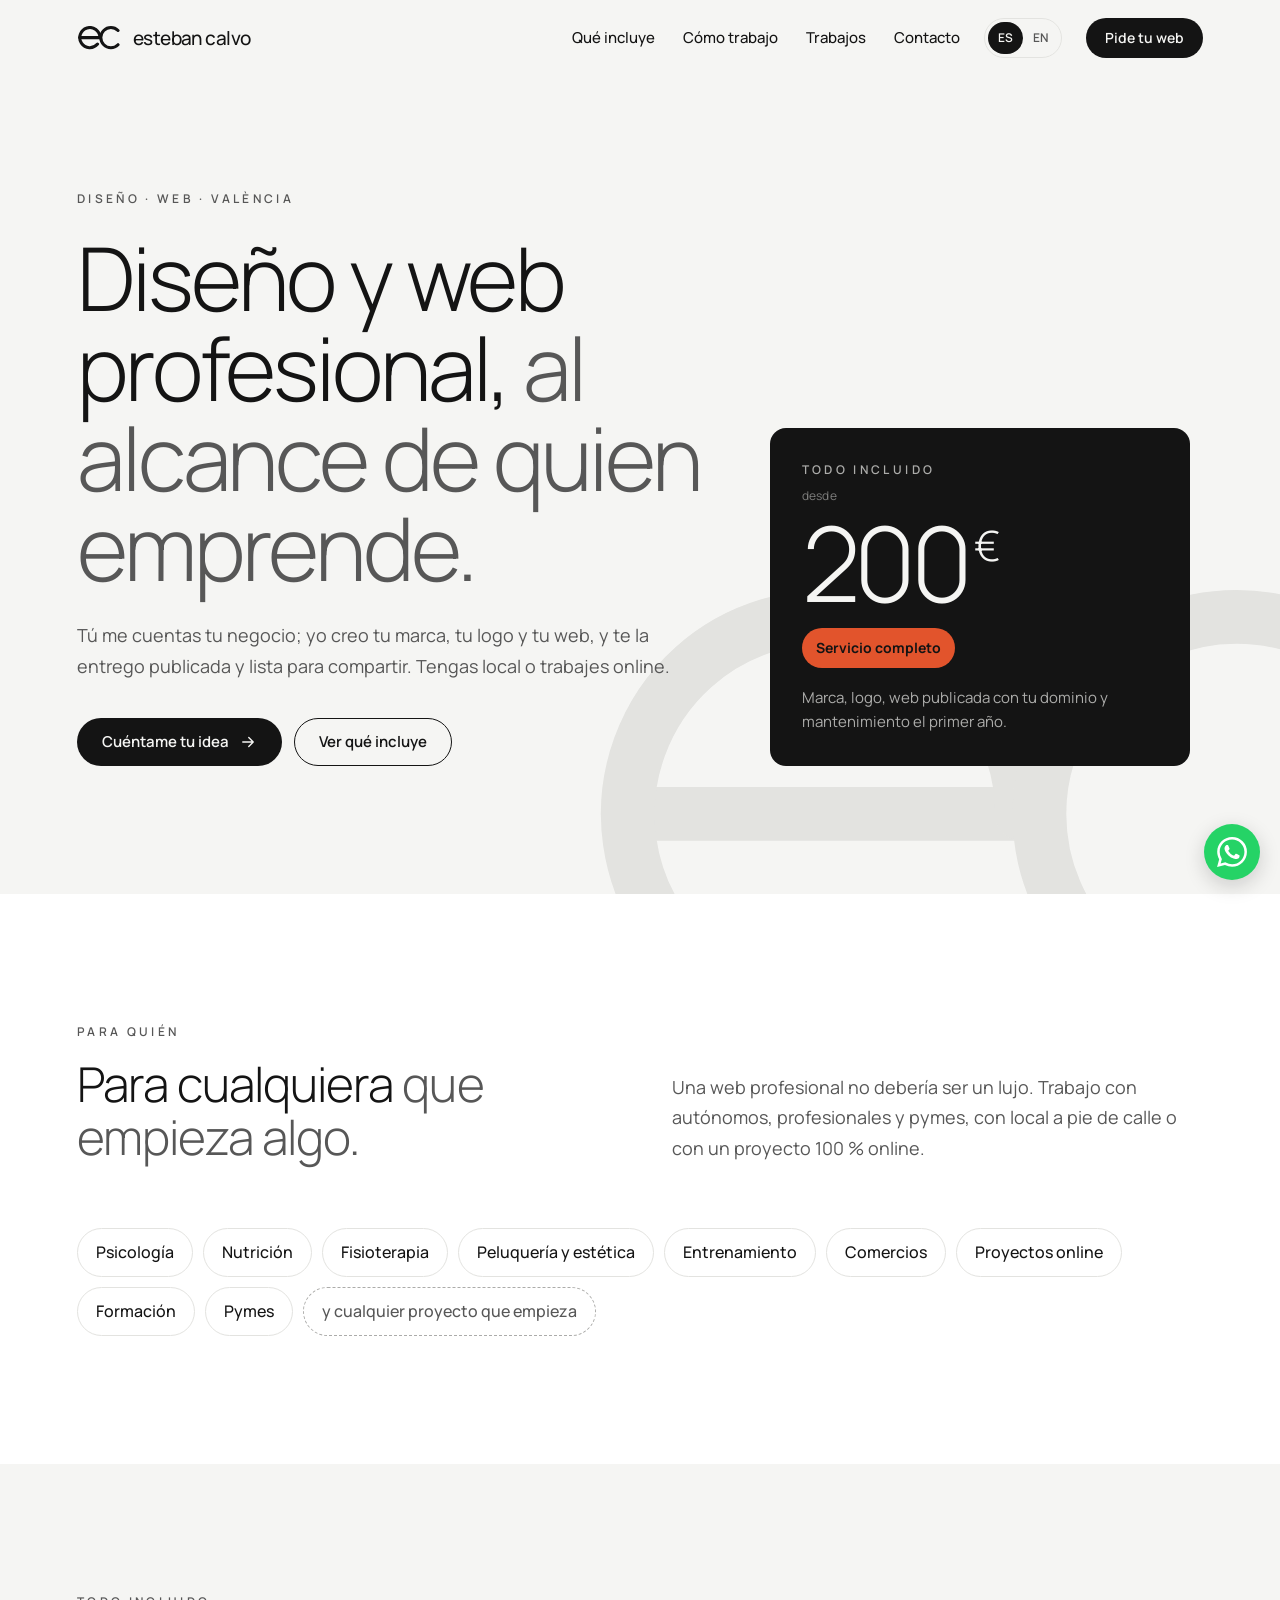
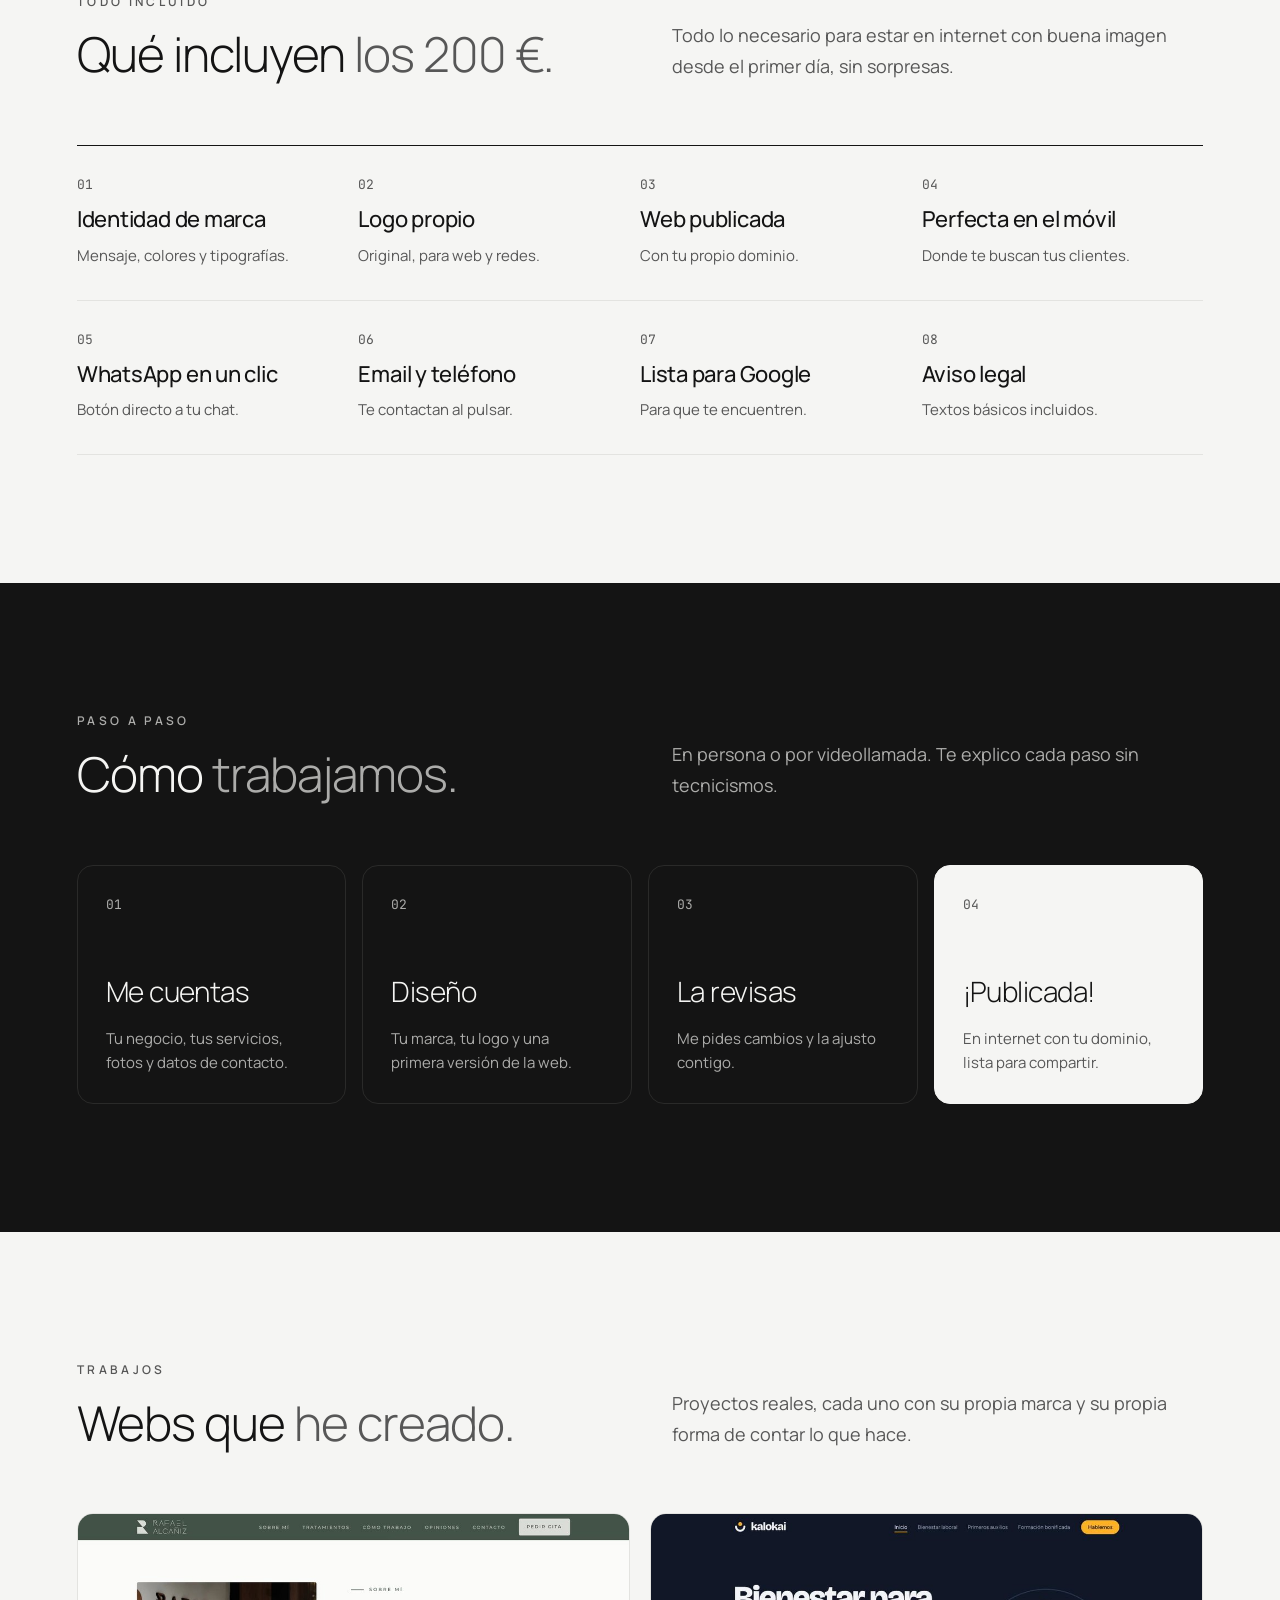
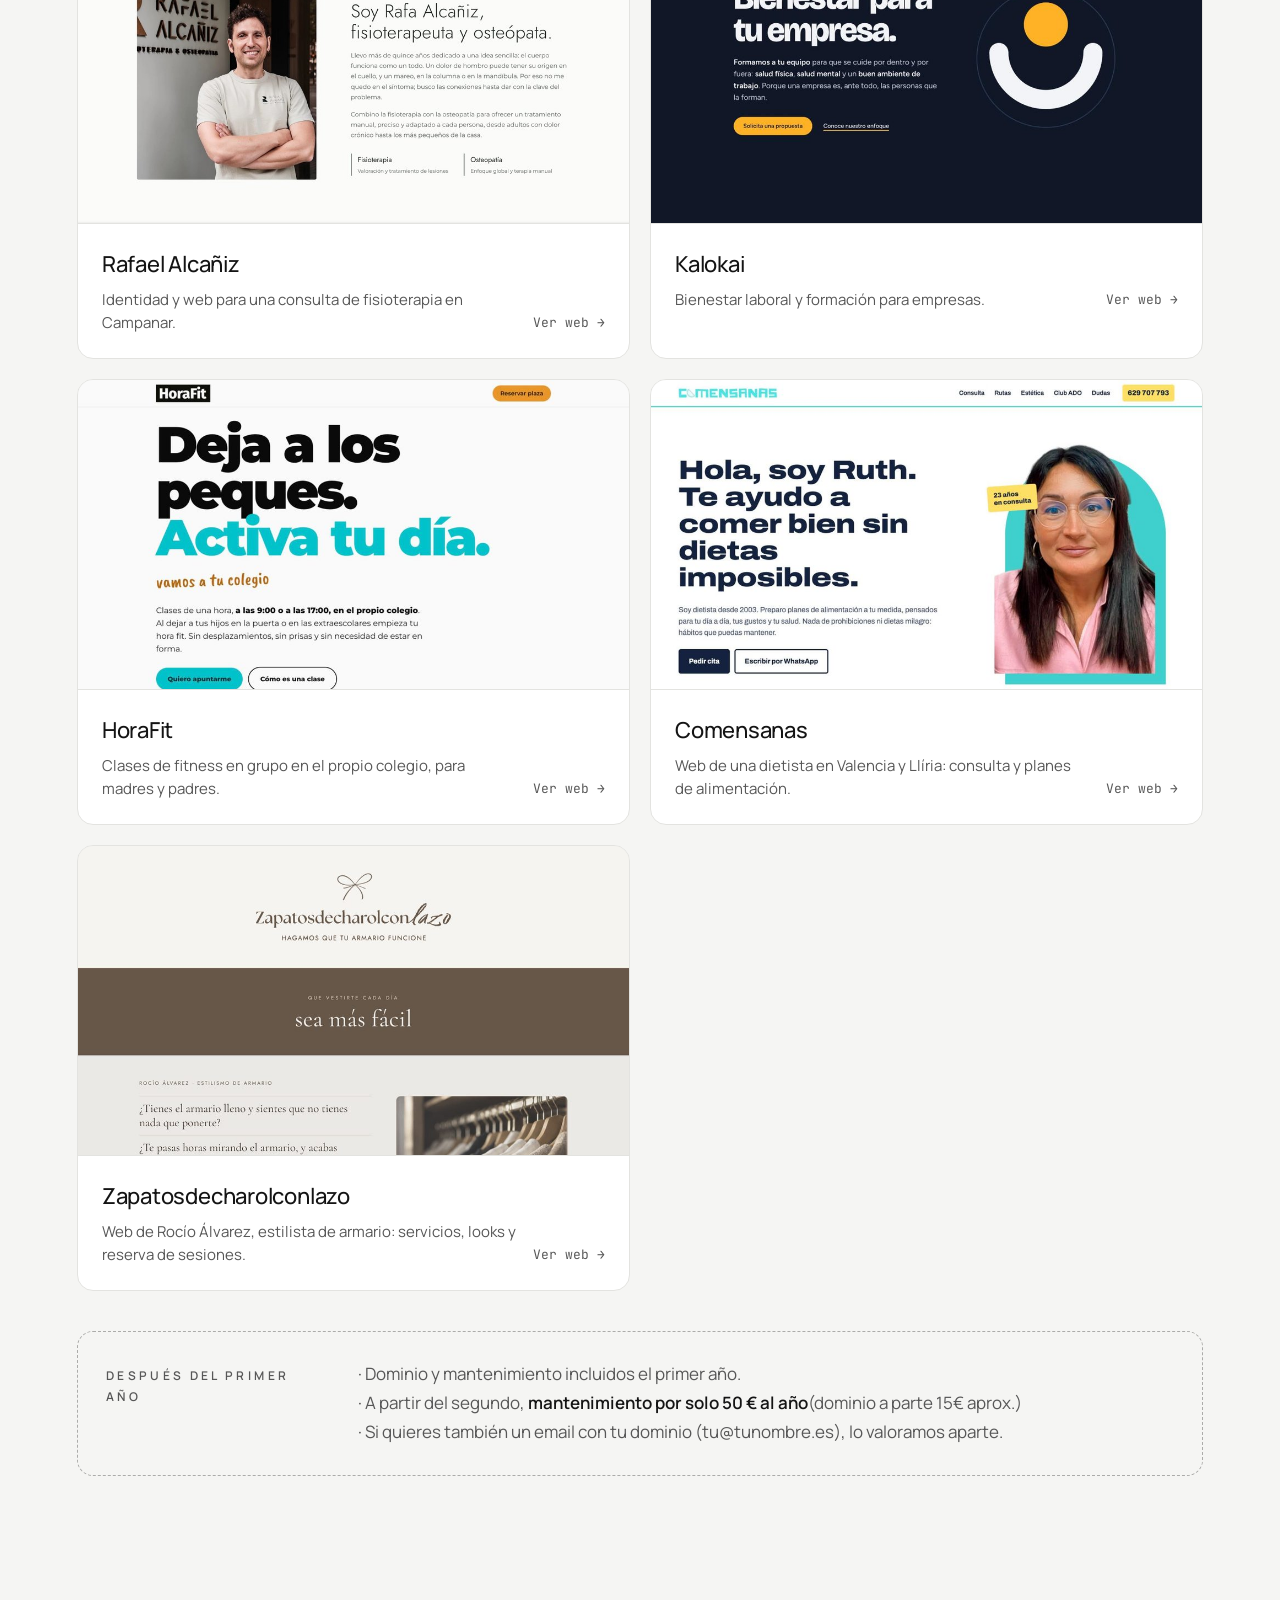
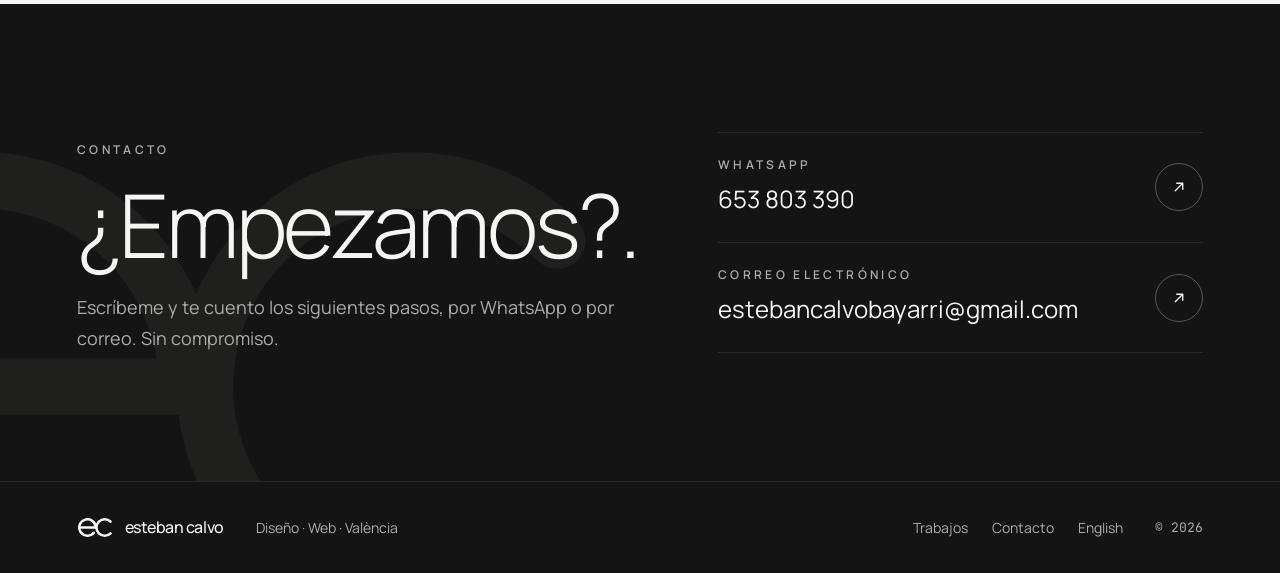
<file: index.html>
<!doctype html>
<html lang="es" class="no-js">
<head>
  <meta charset="utf-8">
  <meta name="viewport" content="width=device-width, initial-scale=1">
  <title>Esteban Calvo · Diseño y web profesional para quien emprende</title>
  <meta name="description" content="Marca, logo y web profesional publicada con tu dominio desde 200 €, todo incluido. Para autónomos, pymes y negocios con local u online.">
  <meta name="theme-color" content="#F5F5F3">
  <link rel="icon" href="assets/img/favicon.svg" type="image/svg+xml">
  <link rel="alternate" hreflang="es" href="https://ecwebdesign.es/">
  <link rel="alternate" hreflang="en" href="https://ecwebdesign.es/en/">
  <meta property="og:title" content="Esteban Calvo · Diseño y web">
  <meta property="og:description" content="Diseño y web profesional, al alcance de quien emprende.">
  <meta property="og:type" content="website">
  <meta property="og:url" content="https://ecwebdesign.es/">
  <meta property="og:site_name" content="Esteban Calvo · Diseño y web">
  <meta property="og:locale" content="es_ES">
  <meta property="og:image" content="https://ecwebdesign.es/assets/img/og-image.jpg">
  <meta property="og:image:type" content="image/jpeg">
  <meta property="og:image:width" content="1200">
  <meta property="og:image:height" content="630">
  <meta property="og:image:alt" content="Esteban Calvo · Diseño y web profesional, al alcance de quien emprende. Todo incluido desde 200 €.">
  <meta name="twitter:card" content="summary_large_image">
  <link rel="preconnect" href="https://fonts.googleapis.com">
  <link rel="preconnect" href="https://fonts.gstatic.com" crossorigin>
  <link href="https://fonts.googleapis.com/css2?family=Manrope:wght@300;400;500;600;700&family=JetBrains+Mono:wght@400;500&display=swap" rel="stylesheet">
  <link rel="stylesheet" href="assets/css/tokens.css">
  <link rel="stylesheet" href="assets/css/styles.css">
</head>
<body>
  <a class="skip" href="#contenido">Saltar al contenido</a>

  <header class="header">
    <div class="wrap header__in">
      <a class="logo" href="#inicio" aria-label="esteban calvo, inicio">
        <svg viewBox="4 16 144 76" aria-hidden="true"><g fill="none" stroke="currentColor" stroke-width="10" stroke-linecap="round"><path d="M13 54H79"/><path d="M79 54A33 33 0 1 0 71.3 75.2"/><path d="M138.3 30.7A33 33 0 1 0 138.3 77.3"/></g></svg>
        <span>esteban calvo</span>
      </a>
      <nav class="nav" aria-label="Principal">
        <a href="#incluye">Qué incluye</a>
        <a href="#proceso">Cómo trabajo</a>
        <a href="#trabajos">Trabajos</a>
        <a href="#contacto">Contacto</a>
      </nav>
      <div class="lang" aria-label="Idioma">
        <span aria-current="true">ES</span>
        <a href="en/" hreflang="en" lang="en">EN</a>
      </div>
      <a class="btn btn--primary btn--sm" href="#contacto">Pide tu web</a>
      <button class="menu-btn" type="button" aria-expanded="false" aria-controls="mobile-nav" aria-label="Abrir menú">
        <svg viewBox="0 0 24 24" fill="none" stroke="currentColor" stroke-width="1.8" stroke-linecap="round" aria-hidden="true"><path d="M4 8h16M4 16h16"/></svg>
      </button>
    </div>
    <div class="wrap mobile-nav" id="mobile-nav">
      <a href="#incluye">Qué incluye</a>
      <a href="#proceso">Cómo trabajo</a>
      <a href="#trabajos">Trabajos</a>
      <a href="#contacto">Contacto</a>
      <a class="btn btn--primary" href="#contacto">Pide tu web</a>
    </div>
  </header>

  <main id="contenido">
    <!-- Hero -->
    <section class="hero" id="inicio">
      <svg class="hero__mark" viewBox="4 16 144 76" aria-hidden="true"><g fill="none" stroke="currentColor" stroke-width="9" stroke-linecap="round"><path d="M13 54H79"/><path d="M79 54A33 33 0 1 0 71.3 75.2"/><path d="M138.3 30.7A33 33 0 1 0 138.3 77.3"/></g></svg>
      <div class="wrap hero__grid">
        <div>
          <p class="label">Diseño · Web · València</p>
          <h1 class="hero__title">Diseño y web profesional, <span class="soft">al alcance de quien emprende.</span></h1>
          <p class="lead">Tú me cuentas tu negocio; yo creo tu marca, tu logo y tu web, y te la entrego publicada y lista para compartir. Tengas local o trabajes online.</p>
          <div class="hero__actions">
            <a class="btn btn--primary" href="#contacto">Cuéntame tu idea
              <svg viewBox="0 0 24 24" fill="none" stroke="currentColor" stroke-width="1.8" stroke-linecap="round" stroke-linejoin="round" aria-hidden="true"><path d="M5 12h14M13 6l6 6-6 6"/></svg>
            </a>
            <a class="btn btn--ghost" href="#incluye">Ver qué incluye</a>
          </div>
        </div>

        <aside class="price reveal" aria-label="Precio">
          <span class="label">Todo incluido</span>
          <span class="price__from">desde</span>
          <div class="price__amount">200<small>€</small></div>
          <span class="price__badge">Servicio completo</span>
          <p>Marca, logo, web publicada con tu dominio y mantenimiento el primer año.</p>
        </aside>
      </div>
    </section>

    <!-- Para quién -->
    <section class="section section--white" aria-labelledby="t-quien">
      <div class="wrap">
        <div class="section-head section-head--split">
          <div>
            <p class="label">Para quién</p>
            <h2 class="h2" id="t-quien" style="margin-top:16px">Para cualquiera <span class="soft">que empieza algo.</span></h2>
          </div>
          <p class="lead">Una web profesional no debería ser un lujo. Trabajo con autónomos, profesionales y pymes, con local a pie de calle o con un proyecto 100&nbsp;% online.</p>
        </div>
        <ul class="chips reveal" role="list" style="list-style:none;margin:0;padding:0">
          <li class="chip">Psicología</li>
          <li class="chip">Nutrición</li>
          <li class="chip">Fisioterapia</li>
          <li class="chip">Peluquería y estética</li>
          <li class="chip">Entrenamiento</li>
          <li class="chip">Comercios</li>
          <li class="chip">Proyectos online</li>
          <li class="chip">Formación</li>
          <li class="chip">Pymes</li>
          <li class="chip chip--muted">y cualquier proyecto que empieza</li>
        </ul>
      </div>
    </section>

    <!-- Qué incluye -->
    <section class="section" id="incluye" aria-labelledby="t-incluye">
      <div class="wrap">
        <div class="section-head section-head--split">
          <div>
            <p class="label">Todo incluido</p>
            <h2 class="h2" id="t-incluye" style="margin-top:16px">Qué incluyen <span class="soft">los 200&nbsp;€.</span></h2>
          </div>
          <p class="lead">Todo lo necesario para estar en internet con buena imagen desde el primer día, sin sorpresas.</p>
        </div>
        <div class="features reveal">
          <div class="feature"><span class="mono">01</span><h3>Identidad de marca</h3><p>Mensaje, colores y tipografías.</p></div>
          <div class="feature"><span class="mono">02</span><h3>Logo propio</h3><p>Original, para web y redes.</p></div>
          <div class="feature"><span class="mono">03</span><h3>Web publicada</h3><p>Con tu propio dominio.</p></div>
          <div class="feature"><span class="mono">04</span><h3>Perfecta en el móvil</h3><p>Donde te buscan tus clientes.</p></div>
          <div class="feature"><span class="mono">05</span><h3>WhatsApp en un clic</h3><p>Botón directo a tu chat.</p></div>
          <div class="feature"><span class="mono">06</span><h3>Email y teléfono</h3><p>Te contactan al pulsar.</p></div>
          <div class="feature"><span class="mono">07</span><h3>Lista para Google</h3><p>Para que te encuentren.</p></div>
          <div class="feature"><span class="mono">08</span><h3>Aviso legal</h3><p>Textos básicos incluidos.</p></div>
        </div>
      </div>
    </section>

    <!-- Proceso -->
    <section class="section section--dark" id="proceso" aria-labelledby="t-proceso">
      <div class="wrap">
        <div class="section-head section-head--split">
          <div>
            <p class="label">Paso a paso</p>
            <h2 class="h2" id="t-proceso" style="margin-top:16px">Cómo <span class="soft">trabajamos.</span></h2>
          </div>
          <p class="lead">En persona o por videollamada. Te explico cada paso sin tecnicismos.</p>
        </div>
        <ol class="steps reveal">
          <li class="step"><span class="step__n">01</span><h3>Me cuentas</h3><p>Tu negocio, tus servicios, fotos y datos de contacto.</p></li>
          <li class="step"><span class="step__n">02</span><h3>Diseño</h3><p>Tu marca, tu logo y una primera versión de la web.</p></li>
          <li class="step"><span class="step__n">03</span><h3>La revisas</h3><p>Me pides cambios y la ajusto contigo.</p></li>
          <li class="step"><span class="step__n">04</span><h3>¡Publicada!</h3><p>En internet con tu dominio, lista para compartir.</p></li>
        </ol>
      </div>
    </section>

    <!-- Trabajos -->
    <section class="section" id="trabajos" aria-labelledby="t-trabajos">
      <div class="wrap">
        <div class="section-head section-head--split">
          <div>
            <p class="label">Trabajos</p>
            <h2 class="h2" id="t-trabajos" style="margin-top:16px">Webs que <span class="soft">he creado.</span></h2>
          </div>
          <p class="lead">Proyectos reales, cada uno con su propia marca y su propia forma de contar lo que hace.</p>
        </div>
        <div class="works">
          <a class="work reveal" href="https://estebancalvobayarri.github.io/RafaAlca-iz/" target="_blank" rel="noopener">
            <div class="work__media"><img src="img/ejemplo-rafa.jpg" alt="Sección «Sobre mí» de la web de Rafael Alcañiz" width="1000" height="562" loading="lazy"></div>
            <div class="work__body"><div><h3>Rafael Alcañiz</h3><p>Identidad y web para una consulta de fisioterapia en Campanar.</p></div><span class="work__go">Ver web →</span></div>
          </a>
          <a class="work reveal" href="https://www.kalokai.es" target="_blank" rel="noopener">
            <div class="work__media"><img src="img/ejemplo-kalokai.jpg" alt="Página de inicio de la web de Kalokai" width="1000" height="562" loading="lazy"></div>
            <div class="work__body"><div><h3>Kalokai</h3><p>Bienestar laboral y formación para empresas.</p></div><span class="work__go">Ver web →</span></div>
          </a>
          <a class="work reveal" href="https://www.hora-fit.es" target="_blank" rel="noopener">
            <div class="work__media"><img src="img/ejemplo-horafit.jpg" alt="Página de inicio de la web de HoraFit" width="1000" height="562" loading="lazy"></div>
            <div class="work__body"><div><h3>HoraFit</h3><p>Clases de fitness en grupo en el propio colegio, para madres y padres.</p></div><span class="work__go">Ver web →</span></div>
          </a>
          <a class="work reveal" href="https://estebancalvobayarri.github.io/Comensanas2/" target="_blank" rel="noopener">
            <div class="work__media"><img src="img/ejemplo-comensanas.jpg" alt="Página de inicio de la web de Comensanas" width="1000" height="562" loading="lazy"></div>
            <div class="work__body"><div><h3>Comensanas</h3><p>Web de una dietista en Valencia y Llíria: consulta y planes de alimentación.</p></div><span class="work__go">Ver web →</span></div>
          </a>
          <a class="work reveal" href="https://zapatosdecharolconlazo.es/" target="_blank" rel="noopener">
            <div class="work__media"><img src="img/ejemplo-rocio.jpg" alt="Página de inicio de la web de Zapatosdecharolconlazo" width="1000" height="562" loading="lazy"></div>
            <div class="work__body"><div><h3>Zapatosdecharolconlazo</h3><p>Web de Rocío Álvarez, estilista de armario: servicios, looks y reserva de sesiones.</p></div><span class="work__go">Ver web →</span></div>
          </a>
        </div>

        <div class="note reveal">
          <span class="label">Después del primer año</span>
          <p>· Dominio y mantenimiento incluidos el primer año.<br>· A partir del segundo, <strong>mantenimiento por solo 50&nbsp;€ al año</strong>(dominio a parte 15€ aprox.)<br>· Si quieres también un email con tu dominio (tu@tunombre.es), lo valoramos aparte.</p>
        </div>
      </div>
    </section>

    <!-- Contacto -->
    <section class="section section--dark contact" id="contacto" aria-labelledby="t-contacto">
      <svg class="contact__mark" viewBox="4 16 144 76" aria-hidden="true"><g fill="none" stroke="currentColor" stroke-width="9" stroke-linecap="round"><path d="M13 54H79"/><path d="M79 54A33 33 0 1 0 71.3 75.2"/><path d="M138.3 30.7A33 33 0 1 0 138.3 77.3"/></g></svg>
      <div class="wrap contact__grid">
        <div>
          <p class="label">Contacto</p>
          <h2 class="contact__title" id="t-contacto">¿Empezamos?.</h2>
          <p class="lead">Escríbeme y te cuento los siguientes pasos, por WhatsApp o por correo. Sin compromiso.</p>
        </div>
        <div class="contact__list">
          <a class="contact__row" href="https://wa.me/34653803390?text=Hola%20Esteban,%2C%20quiero%20una%20web" target="_blank" rel="noopener">
            <div><span class="label">WhatsApp</span><strong>653 803 390</strong></div>
            <span class="contact__arrow" aria-hidden="true"><svg viewBox="0 0 24 24" fill="none" stroke="currentColor" stroke-width="1.8" stroke-linecap="round" stroke-linejoin="round"><path d="M7 17L17 7M9 7h8v8"/></svg></span>
          </a>
          <a class="contact__row" href="mailto:estebancalvobayarri@gmail.com">
            <div><span class="label">Correo electrónico</span><strong>estebancalvobayarri@gmail.com</strong></div>
            <span class="contact__arrow" aria-hidden="true"><svg viewBox="0 0 24 24" fill="none" stroke="currentColor" stroke-width="1.8" stroke-linecap="round" stroke-linejoin="round"><path d="M7 17L17 7M9 7h8v8"/></svg></span>
          </a>
        </div>
      </div>
    </section>
  </main>

  <footer class="footer">
    <div class="wrap footer__in">
      <a class="logo" href="#inicio" aria-label="esteban calvo, volver arriba">
        <svg viewBox="4 16 144 76" aria-hidden="true"><g fill="none" stroke="currentColor" stroke-width="10" stroke-linecap="round"><path d="M13 54H79"/><path d="M79 54A33 33 0 1 0 71.3 75.2"/><path d="M138.3 30.7A33 33 0 1 0 138.3 77.3"/></g></svg>
        <span>esteban calvo</span>
      </a>
      <span>Diseño · Web · València</span>
      <nav aria-label="Pie">
        <a href="#trabajos">Trabajos</a>
        <a href="#contacto">Contacto</a>
        <a href="en/" hreflang="en" lang="en">English</a>
      </nav>
      <span class="mono">© <span id="year">2026</span></span>
    </div>
  </footer>

  <a class="wa-float" href="https://wa.me/34653803390?text=Hola%20Esteban,%2C%20quiero%20una%20web" target="_blank" rel="noopener" aria-label="Escribir por WhatsApp">
    <svg viewBox="0 0 24 24" fill="currentColor" aria-hidden="true" focusable="false"><path d="M17.472 14.382c-.297-.149-1.758-.867-2.03-.967-.273-.099-.471-.148-.67.15-.197.297-.767.966-.94 1.164-.173.199-.347.223-.644.075-.297-.15-1.255-.463-2.39-1.475-.883-.788-1.48-1.761-1.653-2.059-.173-.297-.018-.458.13-.606.134-.133.298-.347.446-.52.149-.174.198-.298.298-.497.099-.198.05-.371-.025-.52-.075-.149-.669-1.612-.916-2.207-.242-.579-.487-.5-.669-.51-.173-.008-.371-.01-.57-.01-.198 0-.52.074-.792.372-.272.297-1.04 1.016-1.04 2.479 0 1.462 1.065 2.875 1.213 3.074.149.198 2.096 3.2 5.077 4.487.709.306 1.262.489 1.694.625.712.227 1.36.195 1.871.118.571-.085 1.758-.719 2.006-1.413.248-.694.248-1.289.173-1.413-.074-.124-.272-.198-.57-.347m-5.421 7.403h-.004a9.87 9.87 0 0 1-5.031-1.378l-.361-.214-3.741.982.998-3.648-.235-.374a9.86 9.86 0 0 1-1.51-5.26c.001-5.45 4.436-9.884 9.888-9.884 2.64 0 5.122 1.03 6.988 2.898a9.825 9.825 0 0 1 2.893 6.994c-.003 5.45-4.437 9.884-9.885 9.884m8.413-18.297A11.815 11.815 0 0 0 12.05 0C5.495 0 .16 5.335.157 11.892c0 2.096.547 4.142 1.588 5.945L.057 24l6.305-1.654a11.882 11.882 0 0 0 5.683 1.448h.005c6.554 0 11.89-5.335 11.893-11.893a11.821 11.821 0 0 0-3.48-8.413Z"/></svg>
  </a>

  <script src="assets/js/main.js"></script>
</body>
</html>
</file>
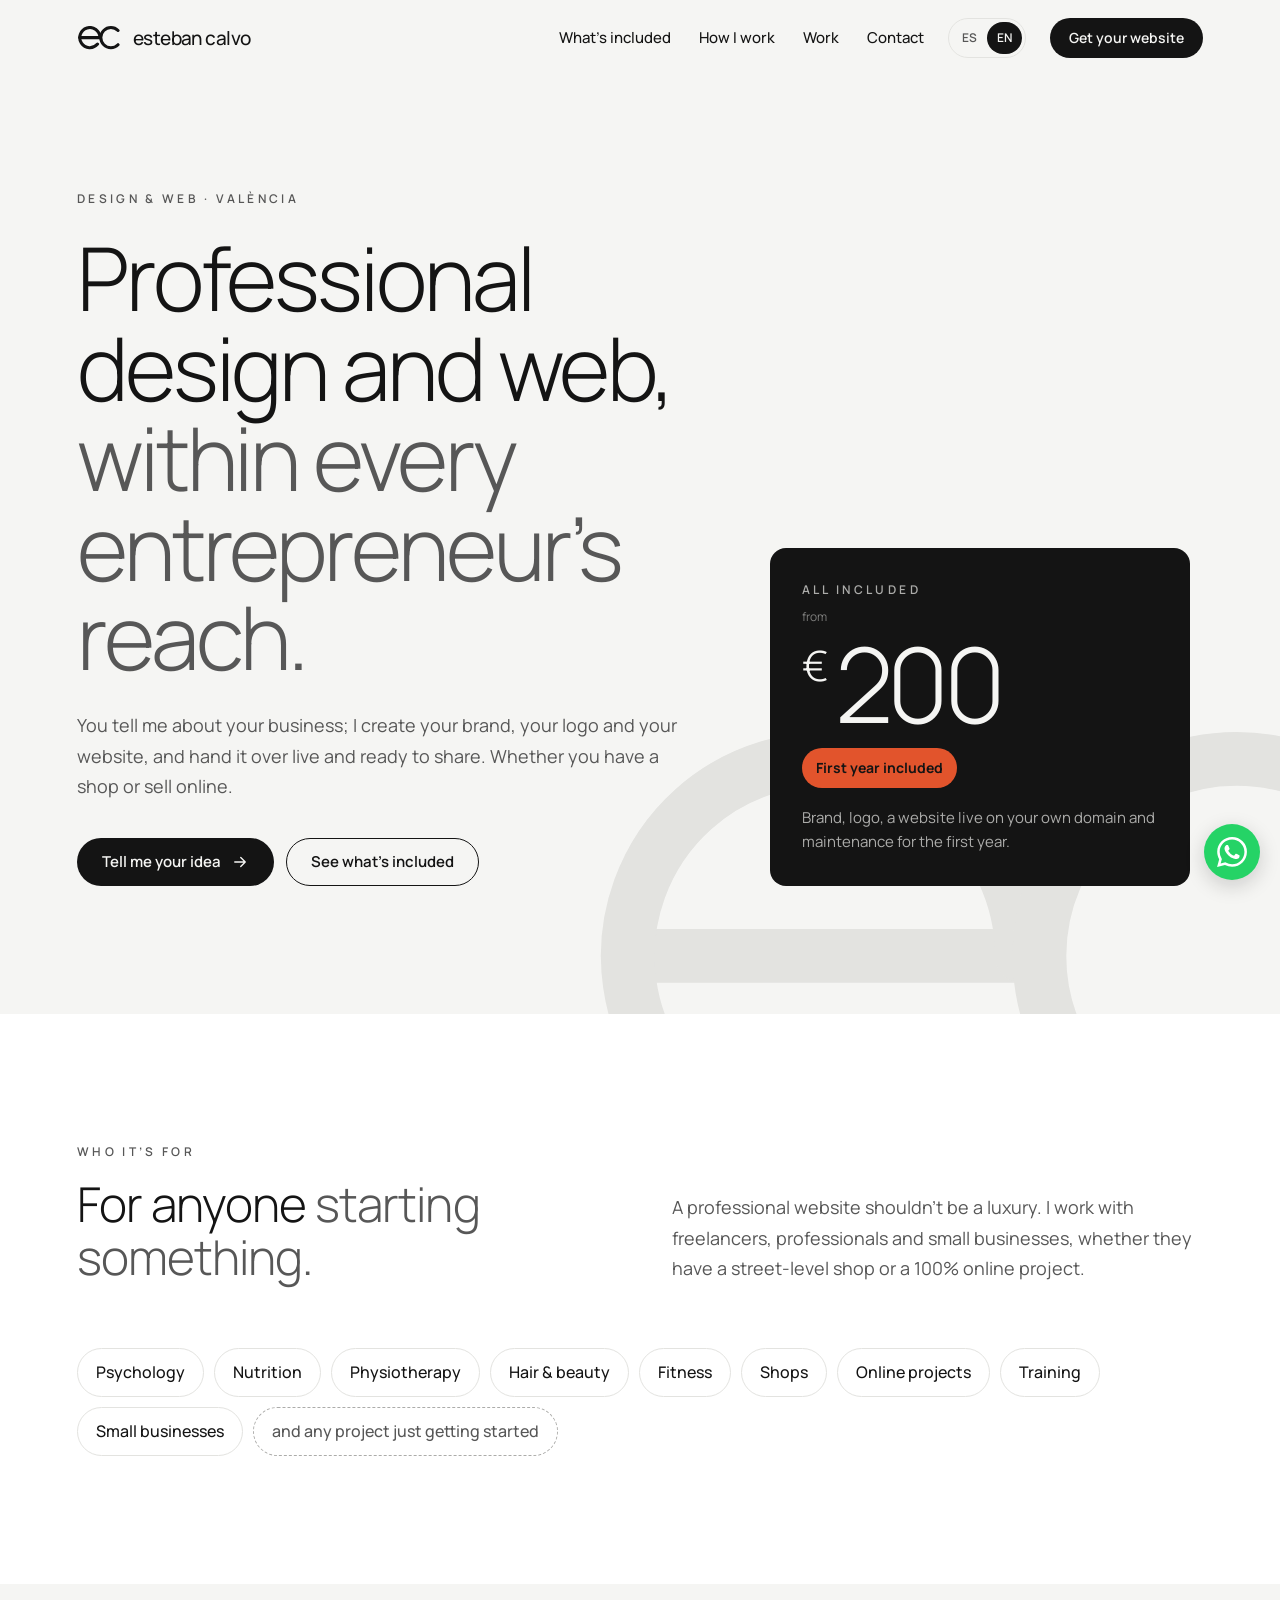
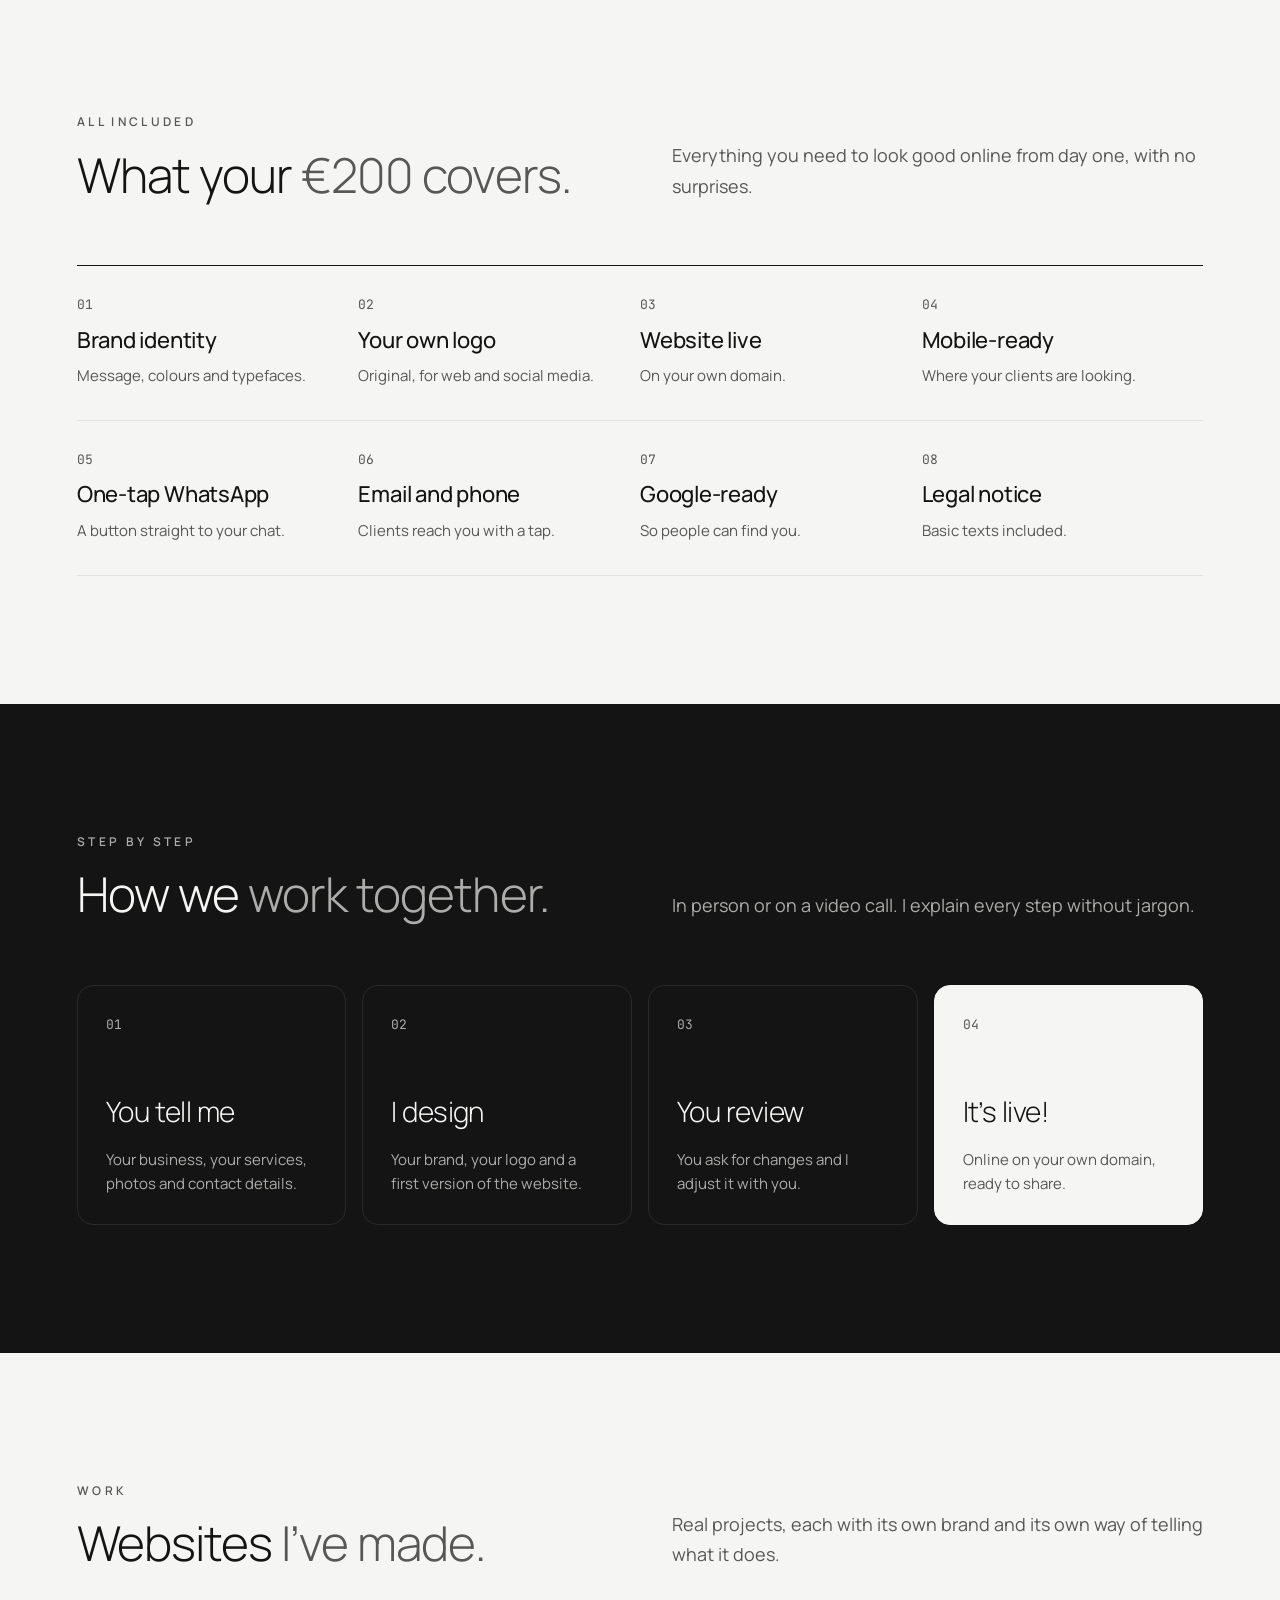
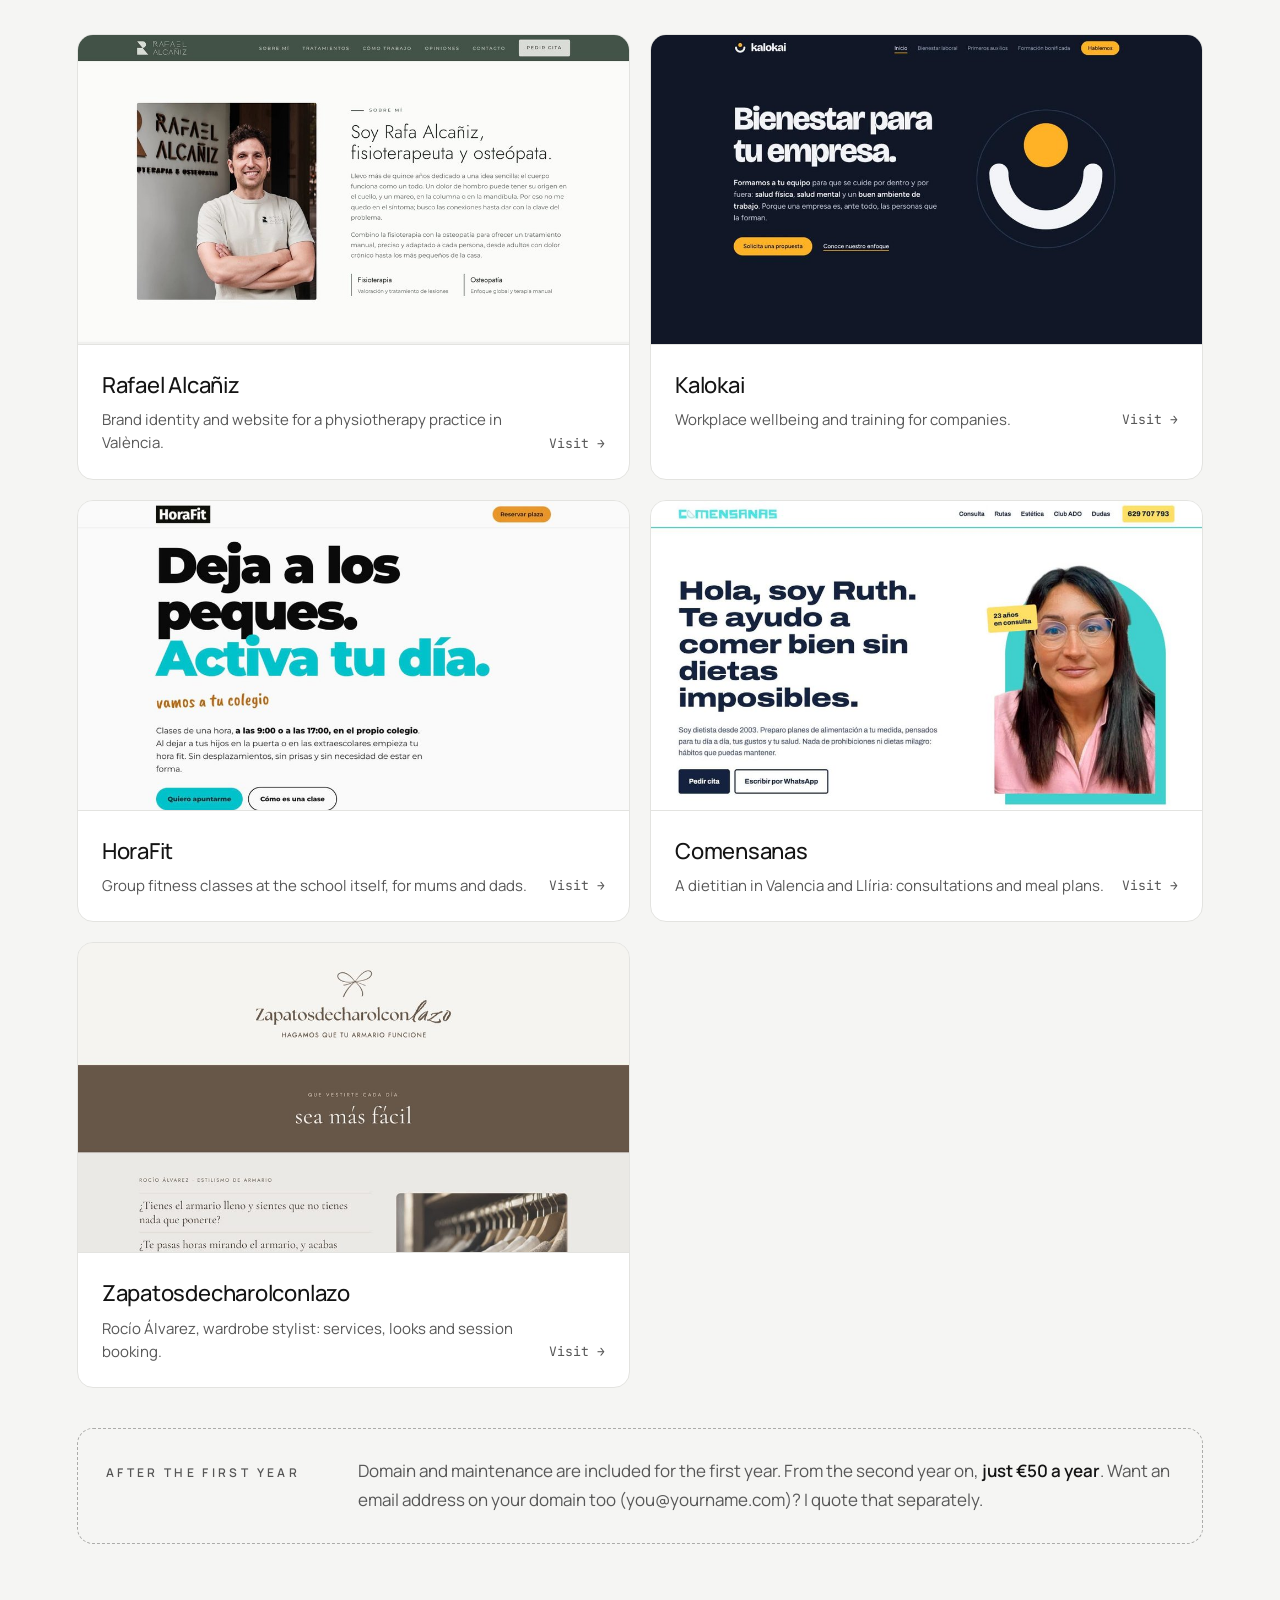
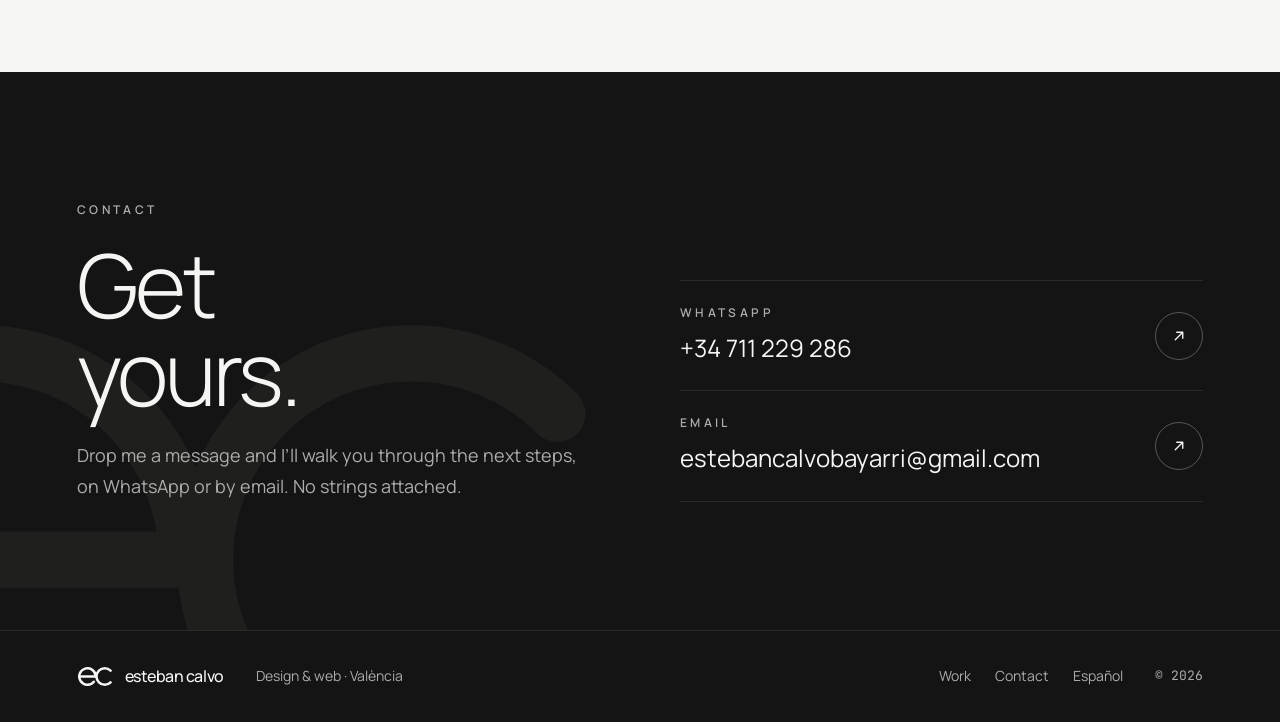
<file: en/index.html>
<!doctype html>
<html lang="en" class="no-js">
<head>
  <meta charset="utf-8">
  <meta name="viewport" content="width=device-width, initial-scale=1">
  <title>Esteban Calvo · Professional design and web for entrepreneurs</title>
  <meta name="description" content="Brand, logo and a professional website live on your own domain from €200, all included. For freelancers, small businesses and online projects.">
  <meta name="theme-color" content="#F5F5F3">
  <link rel="icon" href="../assets/img/favicon.svg" type="image/svg+xml">
  <link rel="alternate" hreflang="es" href="https://ecwebdesign.es/">
  <link rel="alternate" hreflang="en" href="https://ecwebdesign.es/en/">
  <meta property="og:title" content="Esteban Calvo · Design &amp; web">
  <meta property="og:description" content="Professional design and web, within every entrepreneur’s reach.">
  <meta property="og:type" content="website">
  <meta property="og:url" content="https://ecwebdesign.es/en/">
  <meta property="og:site_name" content="Esteban Calvo · Design &amp; web">
  <meta property="og:locale" content="en_GB">
  <meta property="og:image" content="https://ecwebdesign.es/assets/img/og-image-en.jpg">
  <meta property="og:image:type" content="image/jpeg">
  <meta property="og:image:width" content="1200">
  <meta property="og:image:height" content="630">
  <meta property="og:image:alt" content="Esteban Calvo · Professional design and web, within every entrepreneur’s reach. All included from €200.">
  <meta name="twitter:card" content="summary_large_image">
  <link rel="preconnect" href="https://fonts.googleapis.com">
  <link rel="preconnect" href="https://fonts.gstatic.com" crossorigin>
  <link href="https://fonts.googleapis.com/css2?family=Manrope:wght@300;400;500;600;700&family=JetBrains+Mono:wght@400;500&display=swap" rel="stylesheet">
  <link rel="stylesheet" href="../assets/css/tokens.css">
  <link rel="stylesheet" href="../assets/css/styles.css">
</head>
<body>
  <a class="skip" href="#content">Skip to content</a>

  <header class="header">
    <div class="wrap header__in">
      <a class="logo" href="#home" aria-label="esteban calvo, home">
        <svg viewBox="4 16 144 76" aria-hidden="true"><g fill="none" stroke="currentColor" stroke-width="10" stroke-linecap="round"><path d="M13 54H79"/><path d="M79 54A33 33 0 1 0 71.3 75.2"/><path d="M138.3 30.7A33 33 0 1 0 138.3 77.3"/></g></svg>
        <span>esteban calvo</span>
      </a>
      <nav class="nav" aria-label="Main">
        <a href="#included">What’s included</a>
        <a href="#process">How I work</a>
        <a href="#work">Work</a>
        <a href="#contact">Contact</a>
      </nav>
      <div class="lang" aria-label="Language">
        <a href="../" hreflang="es" lang="es">ES</a>
        <span aria-current="true">EN</span>
      </div>
      <a class="btn btn--primary btn--sm" href="#contact">Get your website</a>
      <button class="menu-btn" type="button" aria-expanded="false" aria-controls="mobile-nav" aria-label="Open menu">
        <svg viewBox="0 0 24 24" fill="none" stroke="currentColor" stroke-width="1.8" stroke-linecap="round" aria-hidden="true"><path d="M4 8h16M4 16h16"/></svg>
      </button>
    </div>
    <div class="wrap mobile-nav" id="mobile-nav">
      <a href="#included">What’s included</a>
      <a href="#process">How I work</a>
      <a href="#work">Work</a>
      <a href="#contact">Contact</a>
      <a class="btn btn--primary" href="#contact">Get your website</a>
    </div>
  </header>

  <main id="content">
    <section class="hero" id="home">
      <svg class="hero__mark" viewBox="4 16 144 76" aria-hidden="true"><g fill="none" stroke="currentColor" stroke-width="9" stroke-linecap="round"><path d="M13 54H79"/><path d="M79 54A33 33 0 1 0 71.3 75.2"/><path d="M138.3 30.7A33 33 0 1 0 138.3 77.3"/></g></svg>
      <div class="wrap hero__grid">
        <div>
          <p class="label">Design &amp; web · València</p>
          <h1 class="hero__title">Professional design and web, <span class="soft">within every entrepreneur’s reach.</span></h1>
          <p class="lead">You tell me about your business; I create your brand, your logo and your website, and hand it over live and ready to share. Whether you have a shop or sell online.</p>
          <div class="hero__actions">
            <a class="btn btn--primary" href="#contact">Tell me your idea
              <svg viewBox="0 0 24 24" fill="none" stroke="currentColor" stroke-width="1.8" stroke-linecap="round" stroke-linejoin="round" aria-hidden="true"><path d="M5 12h14M13 6l6 6-6 6"/></svg>
            </a>
            <a class="btn btn--ghost" href="#included">See what’s included</a>
          </div>
        </div>

        <aside class="price reveal" aria-label="Price">
          <span class="label">All included</span>
          <span class="price__from">from</span>
          <div class="price__amount"><small>€</small>200</div>
          <span class="price__badge">First year included</span>
          <p>Brand, logo, a website live on your own domain and maintenance for the first year.</p>
        </aside>
      </div>
    </section>

    <section class="section section--white" aria-labelledby="t-who">
      <div class="wrap">
        <div class="section-head section-head--split">
          <div>
            <p class="label">Who it’s for</p>
            <h2 class="h2" id="t-who" style="margin-top:16px">For anyone <span class="soft">starting something.</span></h2>
          </div>
          <p class="lead">A professional website shouldn’t be a luxury. I work with freelancers, professionals and small businesses, whether they have a street-level shop or a 100% online project.</p>
        </div>
        <ul class="chips reveal" role="list" style="list-style:none;margin:0;padding:0">
          <li class="chip">Psychology</li>
          <li class="chip">Nutrition</li>
          <li class="chip">Physiotherapy</li>
          <li class="chip">Hair &amp; beauty</li>
          <li class="chip">Fitness</li>
          <li class="chip">Shops</li>
          <li class="chip">Online projects</li>
          <li class="chip">Training</li>
          <li class="chip">Small businesses</li>
          <li class="chip chip--muted">and any project just getting started</li>
        </ul>
      </div>
    </section>

    <section class="section" id="included" aria-labelledby="t-included">
      <div class="wrap">
        <div class="section-head section-head--split">
          <div>
            <p class="label">All included</p>
            <h2 class="h2" id="t-included" style="margin-top:16px">What your <span class="soft">€200 covers.</span></h2>
          </div>
          <p class="lead">Everything you need to look good online from day one, with no surprises.</p>
        </div>
        <div class="features reveal">
          <div class="feature"><span class="mono">01</span><h3>Brand identity</h3><p>Message, colours and typefaces.</p></div>
          <div class="feature"><span class="mono">02</span><h3>Your own logo</h3><p>Original, for web and social media.</p></div>
          <div class="feature"><span class="mono">03</span><h3>Website live</h3><p>On your own domain.</p></div>
          <div class="feature"><span class="mono">04</span><h3>Mobile-ready</h3><p>Where your clients are looking.</p></div>
          <div class="feature"><span class="mono">05</span><h3>One-tap WhatsApp</h3><p>A button straight to your chat.</p></div>
          <div class="feature"><span class="mono">06</span><h3>Email and phone</h3><p>Clients reach you with a tap.</p></div>
          <div class="feature"><span class="mono">07</span><h3>Google-ready</h3><p>So people can find you.</p></div>
          <div class="feature"><span class="mono">08</span><h3>Legal notice</h3><p>Basic texts included.</p></div>
        </div>
      </div>
    </section>

    <section class="section section--dark" id="process" aria-labelledby="t-process">
      <div class="wrap">
        <div class="section-head section-head--split">
          <div>
            <p class="label">Step by step</p>
            <h2 class="h2" id="t-process" style="margin-top:16px">How we <span class="soft">work together.</span></h2>
          </div>
          <p class="lead">In person or on a video call. I explain every step without jargon.</p>
        </div>
        <ol class="steps reveal">
          <li class="step"><span class="step__n">01</span><h3>You tell me</h3><p>Your business, your services, photos and contact details.</p></li>
          <li class="step"><span class="step__n">02</span><h3>I design</h3><p>Your brand, your logo and a first version of the website.</p></li>
          <li class="step"><span class="step__n">03</span><h3>You review</h3><p>You ask for changes and I adjust it with you.</p></li>
          <li class="step"><span class="step__n">04</span><h3>It’s live!</h3><p>Online on your own domain, ready to share.</p></li>
        </ol>
      </div>
    </section>

    <section class="section" id="work" aria-labelledby="t-work">
      <div class="wrap">
        <div class="section-head section-head--split">
          <div>
            <p class="label">Work</p>
            <h2 class="h2" id="t-work" style="margin-top:16px">Websites <span class="soft">I’ve made.</span></h2>
          </div>
          <p class="lead">Real projects, each with its own brand and its own way of telling what it does.</p>
        </div>
        <div class="works">
          <a class="work reveal" href="https://estebancalvobayarri.github.io/RafaAlca-iz/" target="_blank" rel="noopener">
            <div class="work__media"><img src="../img/ejemplo-rafa.jpg" alt="“About me” section of Rafael Alcañiz’s website" width="1000" height="562" loading="lazy"></div>
            <div class="work__body"><div><h3>Rafael Alcañiz</h3><p>Brand identity and website for a physiotherapy practice in València.</p></div><span class="work__go">Visit →</span></div>
          </a>
          <a class="work reveal" href="https://www.kalokai.es" target="_blank" rel="noopener">
            <div class="work__media"><img src="../img/ejemplo-kalokai.jpg" alt="Kalokai website home page" width="1000" height="562" loading="lazy"></div>
            <div class="work__body"><div><h3>Kalokai</h3><p>Workplace wellbeing and training for companies.</p></div><span class="work__go">Visit →</span></div>
          </a>
          <a class="work reveal" href="https://www.hora-fit.es" target="_blank" rel="noopener">
            <div class="work__media"><img src="../img/ejemplo-horafit.jpg" alt="HoraFit website home page" width="1000" height="562" loading="lazy"></div>
            <div class="work__body"><div><h3>HoraFit</h3><p>Group fitness classes at the school itself, for mums and dads.</p></div><span class="work__go">Visit →</span></div>
          </a>
          <a class="work reveal" href="https://estebancalvobayarri.github.io/Comensanas2/" target="_blank" rel="noopener">
            <div class="work__media"><img src="../img/ejemplo-comensanas.jpg" alt="Comensanas website home page" width="1000" height="562" loading="lazy"></div>
            <div class="work__body"><div><h3>Comensanas</h3><p>A dietitian in Valencia and Llíria: consultations and meal plans.</p></div><span class="work__go">Visit →</span></div>
          </a>
          <a class="work reveal" href="https://zapatosdecharolconlazo.es/" target="_blank" rel="noopener">
            <div class="work__media"><img src="../img/ejemplo-rocio.jpg" alt="Zapatosdecharolconlazo website home page" width="1000" height="562" loading="lazy"></div>
            <div class="work__body"><div><h3>Zapatosdecharolconlazo</h3><p>Rocío Álvarez, wardrobe stylist: services, looks and session booking.</p></div><span class="work__go">Visit →</span></div>
          </a>
        </div>

        <div class="note reveal">
          <span class="label">After the first year</span>
          <p>Domain and maintenance are included for the first year. From the second year on, <strong>just €50 a year</strong>. Want an email address on your domain too (you@yourname.com)? I quote that separately.</p>
        </div>
      </div>
    </section>

    <section class="section section--dark contact" id="contact" aria-labelledby="t-contact">
      <svg class="contact__mark" viewBox="4 16 144 76" aria-hidden="true"><g fill="none" stroke="currentColor" stroke-width="9" stroke-linecap="round"><path d="M13 54H79"/><path d="M79 54A33 33 0 1 0 71.3 75.2"/><path d="M138.3 30.7A33 33 0 1 0 138.3 77.3"/></g></svg>
      <div class="wrap contact__grid">
        <div>
          <p class="label">Contact</p>
          <h2 class="contact__title" id="t-contact">Get<br>yours.</h2>
          <p class="lead">Drop me a message and I’ll walk you through the next steps, on WhatsApp or by email. No strings attached.</p>
        </div>
        <div class="contact__list">
          <a class="contact__row" href="https://wa.me/34711229286?text=Hi%20Esteban%2C%20I%27m%20interested%20in%20a%20website" target="_blank" rel="noopener">
            <div><span class="label">WhatsApp</span><strong>+34 711 229 286</strong></div>
            <span class="contact__arrow" aria-hidden="true"><svg viewBox="0 0 24 24" fill="none" stroke="currentColor" stroke-width="1.8" stroke-linecap="round" stroke-linejoin="round"><path d="M7 17L17 7M9 7h8v8"/></svg></span>
          </a>
          <a class="contact__row" href="mailto:estebancalvobayarri@gmail.com">
            <div><span class="label">Email</span><strong>estebancalvobayarri@gmail.com</strong></div>
            <span class="contact__arrow" aria-hidden="true"><svg viewBox="0 0 24 24" fill="none" stroke="currentColor" stroke-width="1.8" stroke-linecap="round" stroke-linejoin="round"><path d="M7 17L17 7M9 7h8v8"/></svg></span>
          </a>
        </div>
      </div>
    </section>
  </main>

  <footer class="footer">
    <div class="wrap footer__in">
      <a class="logo" href="#home" aria-label="esteban calvo, back to top">
        <svg viewBox="4 16 144 76" aria-hidden="true"><g fill="none" stroke="currentColor" stroke-width="10" stroke-linecap="round"><path d="M13 54H79"/><path d="M79 54A33 33 0 1 0 71.3 75.2"/><path d="M138.3 30.7A33 33 0 1 0 138.3 77.3"/></g></svg>
        <span>esteban calvo</span>
      </a>
      <span>Design &amp; web · València</span>
      <nav aria-label="Footer">
        <a href="#work">Work</a>
        <a href="#contact">Contact</a>
        <a href="../" hreflang="es" lang="es">Español</a>
      </nav>
      <span class="mono">© <span id="year">2026</span></span>
    </div>
  </footer>

  <a class="wa-float" href="https://wa.me/34711229286?text=Hi%20Esteban%2C%20I%27m%20interested%20in%20a%20website" target="_blank" rel="noopener" aria-label="Message on WhatsApp">
    <svg viewBox="0 0 24 24" fill="currentColor" aria-hidden="true" focusable="false"><path d="M17.472 14.382c-.297-.149-1.758-.867-2.03-.967-.273-.099-.471-.148-.67.15-.197.297-.767.966-.94 1.164-.173.199-.347.223-.644.075-.297-.15-1.255-.463-2.39-1.475-.883-.788-1.48-1.761-1.653-2.059-.173-.297-.018-.458.13-.606.134-.133.298-.347.446-.52.149-.174.198-.298.298-.497.099-.198.05-.371-.025-.52-.075-.149-.669-1.612-.916-2.207-.242-.579-.487-.5-.669-.51-.173-.008-.371-.01-.57-.01-.198 0-.52.074-.792.372-.272.297-1.04 1.016-1.04 2.479 0 1.462 1.065 2.875 1.213 3.074.149.198 2.096 3.2 5.077 4.487.709.306 1.262.489 1.694.625.712.227 1.36.195 1.871.118.571-.085 1.758-.719 2.006-1.413.248-.694.248-1.289.173-1.413-.074-.124-.272-.198-.57-.347m-5.421 7.403h-.004a9.87 9.87 0 0 1-5.031-1.378l-.361-.214-3.741.982.998-3.648-.235-.374a9.86 9.86 0 0 1-1.51-5.26c.001-5.45 4.436-9.884 9.888-9.884 2.64 0 5.122 1.03 6.988 2.898a9.825 9.825 0 0 1 2.893 6.994c-.003 5.45-4.437 9.884-9.885 9.884m8.413-18.297A11.815 11.815 0 0 0 12.05 0C5.495 0 .16 5.335.157 11.892c0 2.096.547 4.142 1.588 5.945L.057 24l6.305-1.654a11.882 11.882 0 0 0 5.683 1.448h.005c6.554 0 11.89-5.335 11.893-11.893a11.821 11.821 0 0 0-3.48-8.413Z"/></svg>
  </a>

  <script src="../assets/js/main.js"></script>
</body>
</html>
</file>
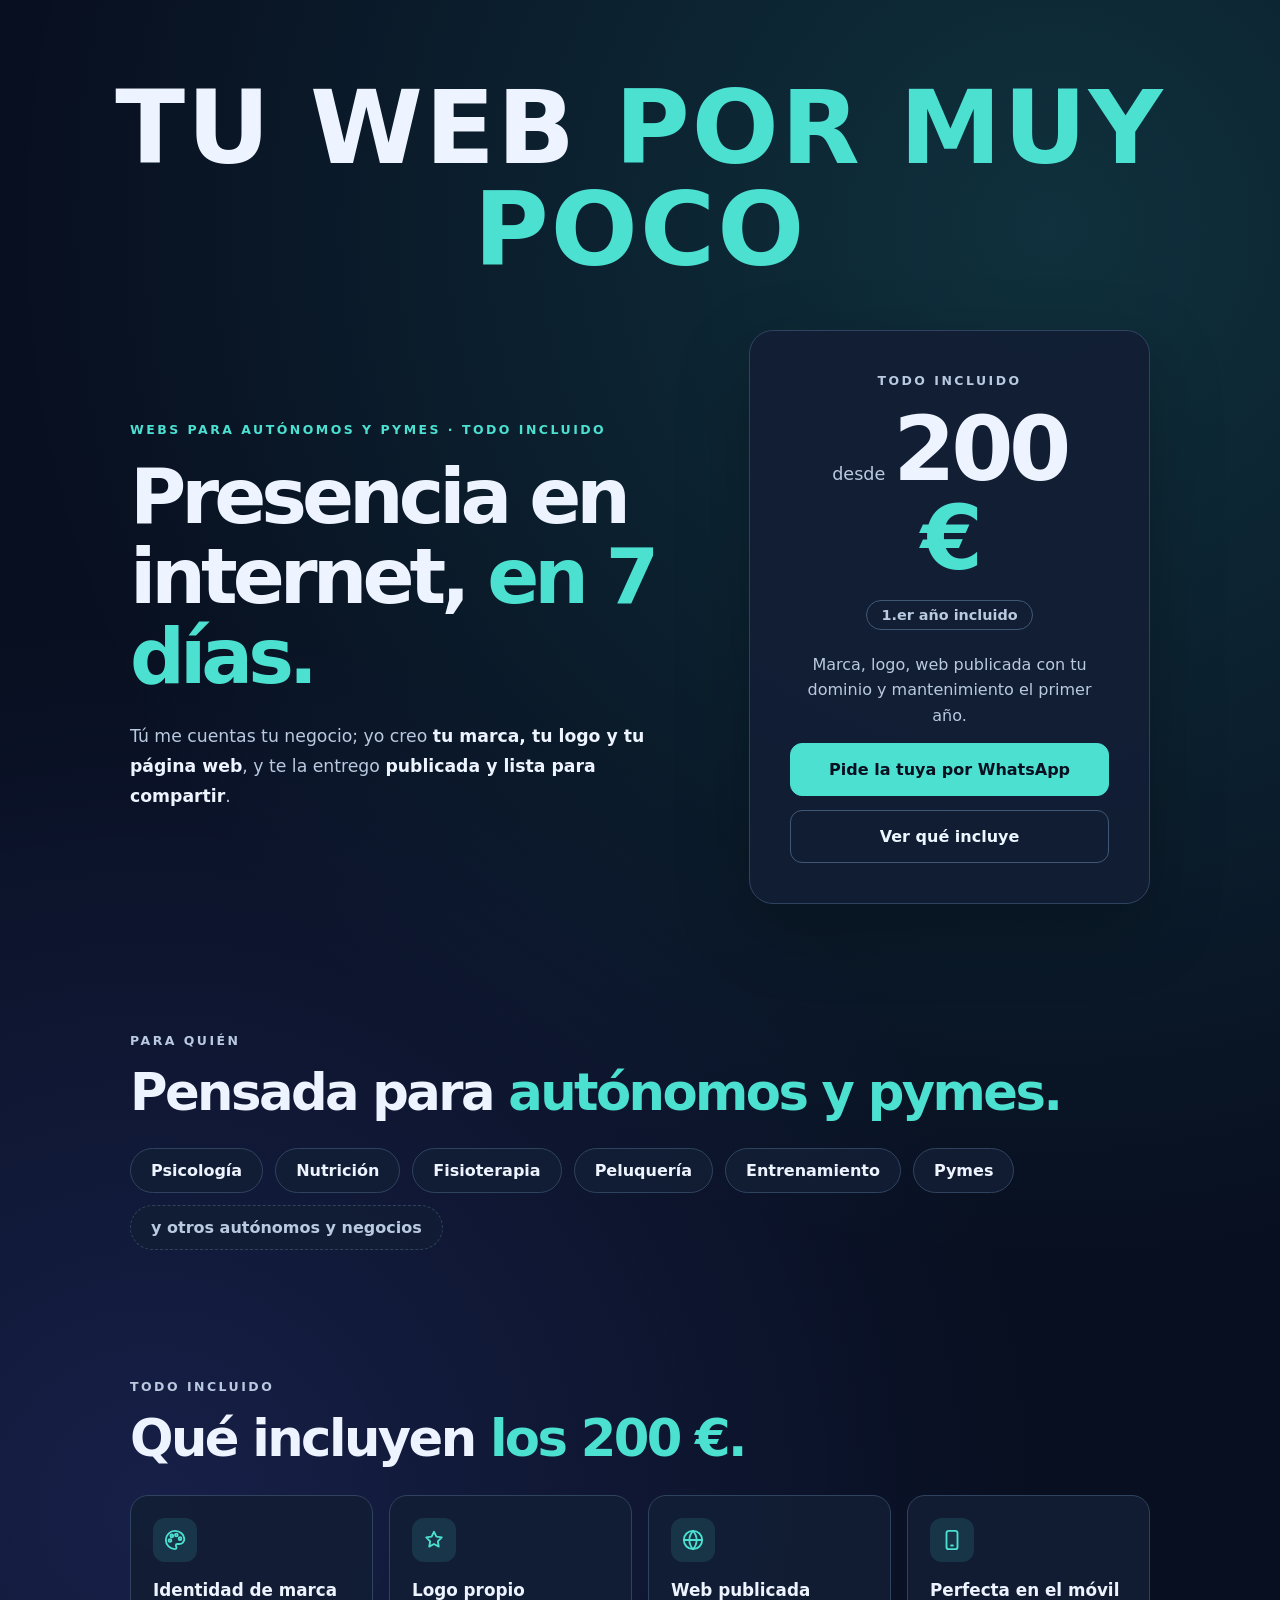
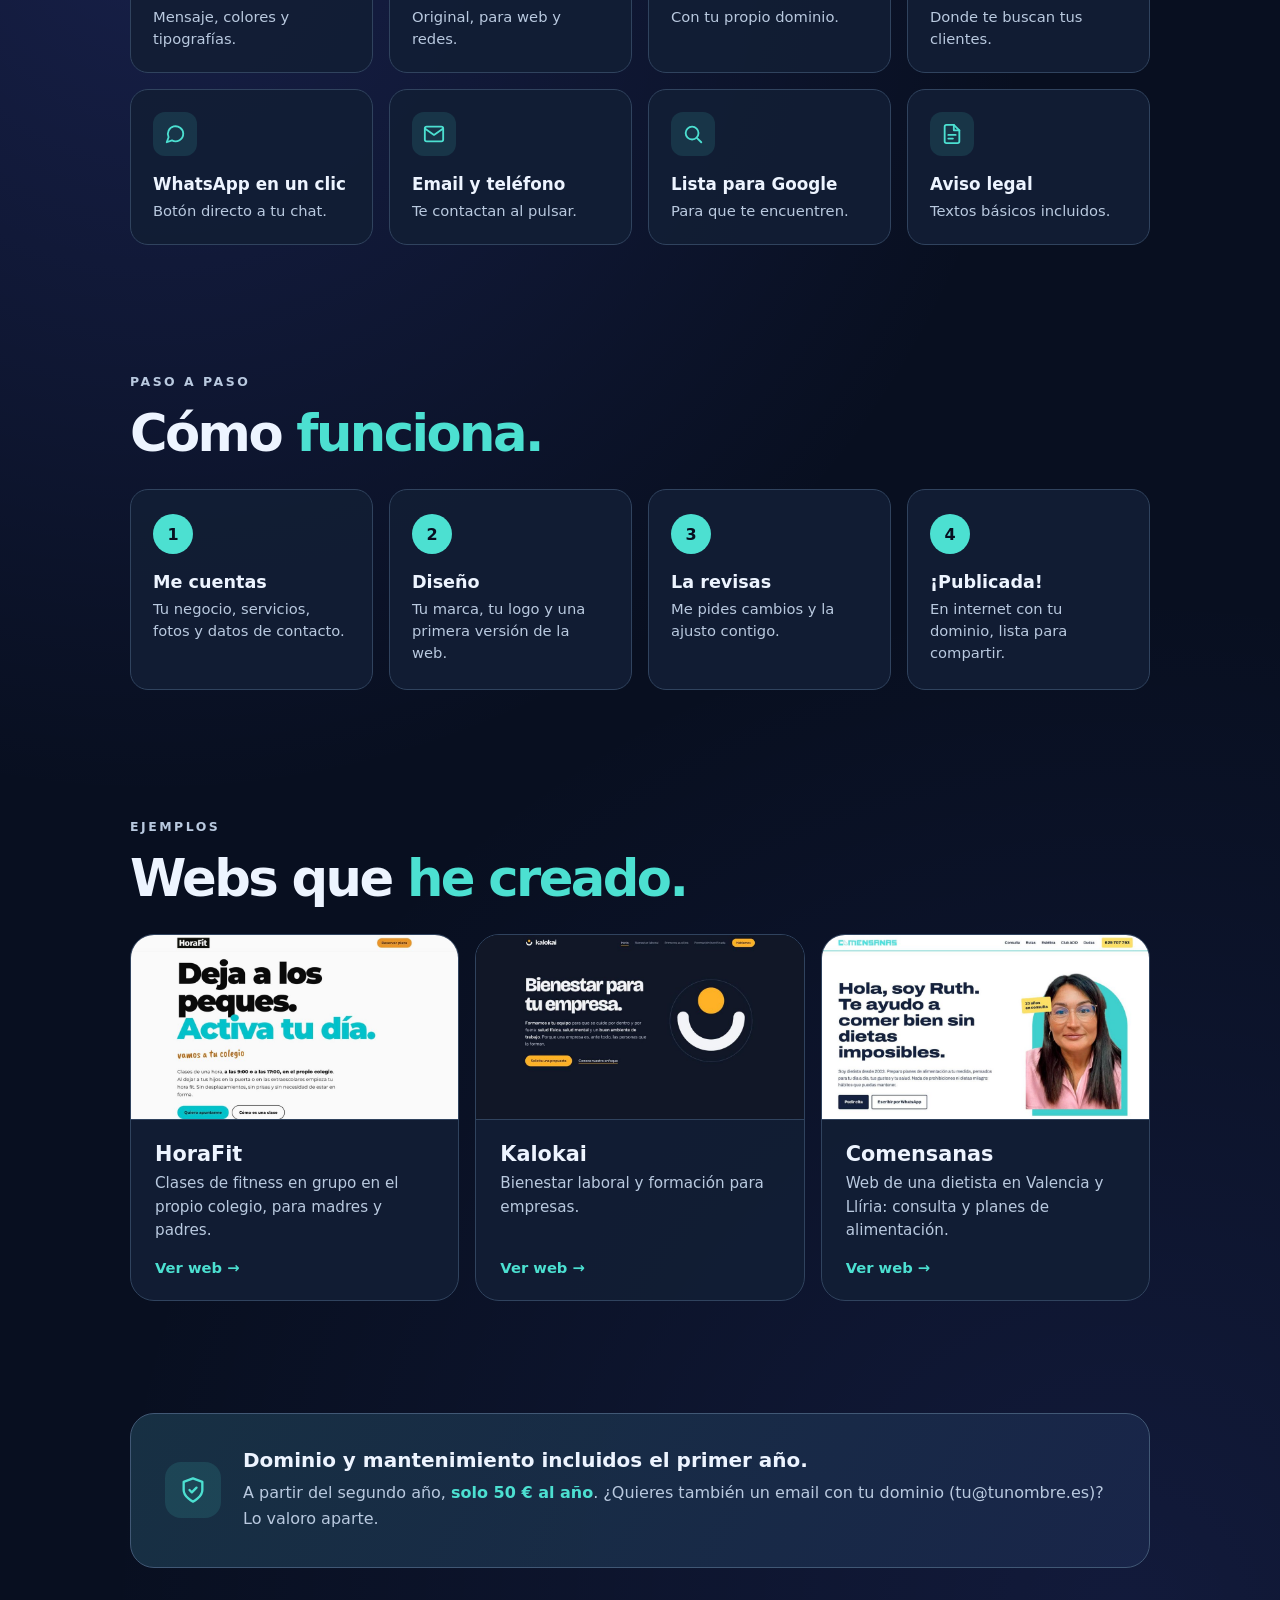
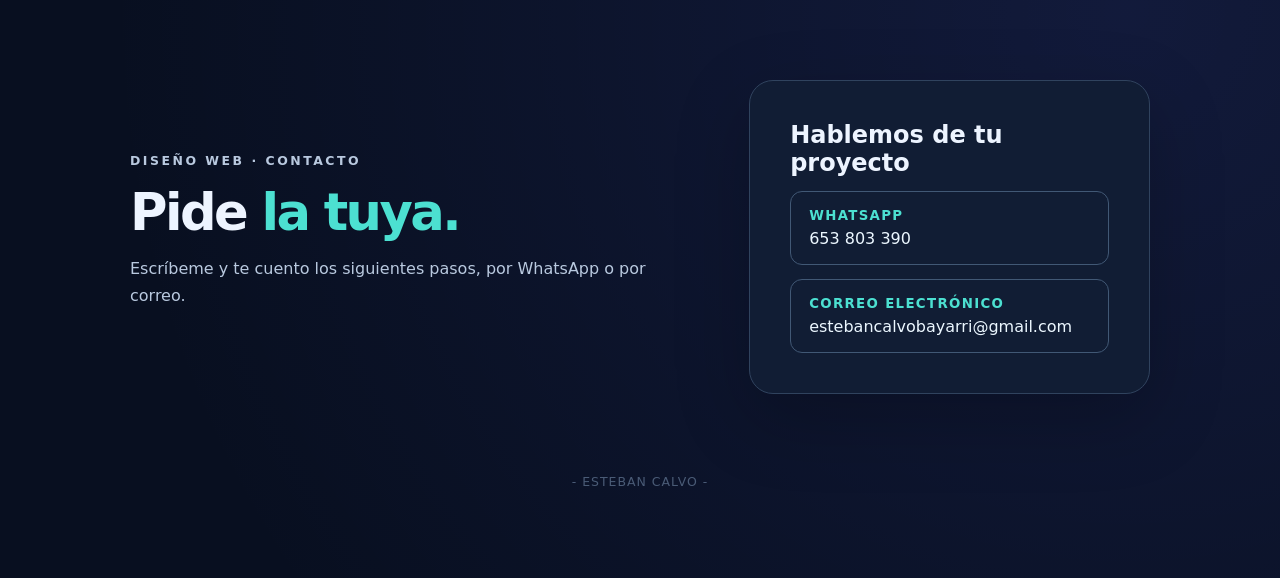
<file: oferta/index.html>
<!doctype html>
<html lang="es">
<head>
  <meta charset="utf-8">
  <meta name="viewport" content="width=device-width, initial-scale=1">
  <meta name="description" content="Tu web profesional desde 200 €: marca, logo y página web publicada con tu dominio. Para psicólogos, nutricionistas, fisioterapeutas, peluquerías, entrenadores, otros autónomos y pymes.">
  <meta name="color-scheme" content="dark">
  <title>Tu web profesional desde 200 € | Esteban Calvo</title>
  <meta property="og:title" content="Tu web profesional desde 200 €, todo incluido">
  <meta property="og:description" content="Marca, logo y web publicada con tu dominio. Para autónomos y pymes.">
  <meta property="og:type" content="website">
  <meta property="og:url" content="https://ecwebdesign.es/oferta/">
  <meta property="og:site_name" content="Esteban Calvo · Diseño y web">
  <meta property="og:locale" content="es_ES">
  <meta property="og:image" content="https://ecwebdesign.es/assets/img/og-image-oferta.jpg">
  <meta property="og:image:type" content="image/jpeg">
  <meta property="og:image:width" content="1200">
  <meta property="og:image:height" content="630">
  <meta property="og:image:alt" content="Tu web por muy poco: tu web profesional, hecha por mí. Todo incluido desde 200 €.">
  <meta name="twitter:card" content="summary_large_image">
  <style>
    :root { color-scheme: dark; font-family: Inter, ui-sans-serif, system-ui, -apple-system, BlinkMacSystemFont, "Segoe UI", sans-serif; background: #080f20; color: #edf4ff; }
    * { box-sizing: border-box; }
    html { scroll-behavior: smooth; }
    body { min-height: 100vh; margin: 0; background: radial-gradient(circle at 82% 6%, rgba(51, 215, 202, .17), transparent 28%), radial-gradient(circle at 12% 40%, rgba(91, 107, 255, .18), transparent 35%), radial-gradient(circle at 88% 85%, rgba(91, 107, 255, .12), transparent 30%), #080f20; }
    main { padding: clamp(24px, 6vw, 80px) clamp(16px, 6vw, 80px); }
    .wrap { width: 100%; display: flex; flex-direction: column; align-items: center; }
    .container { width: min(100%, 1020px); }

    /* Cabecera */
    .top-banner { text-align: center; margin-bottom: clamp(28px, 5vw, 48px); }
    .top-banner h1 { font-size: clamp(3.2rem, 8vw, 6.5rem); line-height: 1; letter-spacing: .02em; margin: 0; font-weight: 900; color: #edf4ff; }
    .top-banner h1 span { color: #4ce0d1; }

    /* Hero */
    .layout { width: min(100%, 1020px); display: grid; grid-template-columns: 1.15fr .85fr; gap: clamp(28px, 6vw, 80px); align-items: center; }
    .eyebrow { color: #4ce0d1; font-size: .78rem; letter-spacing: .2em; text-transform: uppercase; font-weight: 800; margin: 0; }
    h2.hero { font-size: clamp(2.8rem, 6vw, 5.5rem); line-height: 1.04; letter-spacing: -.065em; margin: 20px 0 24px; }
    h2.hero span { color: #4ce0d1; }
    .intro { max-width: 54ch; color: #b9c9df; line-height: 1.75; font-size: 1.08rem; margin: 0; }
    .intro strong { color: #edf4ff; }

    .card { border: 1px solid #30435e; border-radius: 24px; padding: clamp(24px, 4vw, 40px); background: rgba(18, 30, 53, .92); box-shadow: 0 24px 75px rgba(0,0,0,.22); }
    h2.card-title { font-size: 1.5rem; margin: 0 0 12px; }
    .card p { color: #b9c9df; line-height: 1.6; margin: 0 0 26px; }

    /* Tarjeta de precio */
    .price-card { text-align: center; }
    .price-card .eyebrow { margin-bottom: 14px; }
    .price { font-size: clamp(4rem, 9vw, 5.6rem); font-weight: 900; line-height: 1; letter-spacing: -.05em; color: #edf4ff; }
    .price span { color: #4ce0d1; }
    .price .from { font-size: 1.1rem; font-weight: 500; letter-spacing: 0; color: #b9c9df; margin-right: 8px; }
    .price-sub { display: inline-block; margin: 16px 0 22px; padding: 6px 14px; border: 1px solid #415875; border-radius: 999px; color: #b9c9df; font-size: .9rem; font-weight: 600; }
    .price-card p { margin-bottom: 8px; }

    .button { display: block; padding: 16px 18px; border-radius: 12px; margin-top: 14px; font-weight: 800; text-align: center; text-decoration: none; transition: border-color .2s, background-color .2s, transform .2s; }
    .button.primary { background: #4ce0d1; color: #080f20; border: 1px solid #4ce0d1; }
    .button.primary:hover, .button.primary:focus-visible { background: #7beadf; transform: translateY(-2px); }
    .button.ghost { border: 1px solid #415875; color: #ecf7ff; }
    .button.ghost:hover, .button.ghost:focus-visible { border-color: #4ce0d1; background: #1a3650; transform: translateY(-2px); }

    /* Secciones */
    .section { width: min(100%, 1020px); margin-top: clamp(64px, 10vw, 112px); }
    .section-head { margin-bottom: 28px; }
    .section-head h2 { font-size: clamp(2rem, 4.4vw, 3.2rem); line-height: 1.08; letter-spacing: -.05em; margin: 14px 0 0; }
    .section-head h2 span { color: #4ce0d1; }
    .section-head p { color: #b9c9df; line-height: 1.7; margin: 14px 0 0; max-width: 60ch; }

    /* Para quién */
    .chips { display: flex; flex-wrap: wrap; gap: 12px; margin: 0; padding: 0; list-style: none; }
    .chips li { padding: 12px 20px; border: 1px solid #30435e; border-radius: 999px; background: rgba(18, 30, 53, .92); font-weight: 700; }
    .chips li.more { border-style: dashed; color: #b9c9df; font-weight: 600; }

    /* Qué incluye */
    .features { display: grid; grid-template-columns: repeat(4, 1fr); gap: 16px; }
    .feature { border: 1px solid #30435e; border-radius: 18px; padding: 22px; background: rgba(18, 30, 53, .92); }
    .icon { width: 44px; height: 44px; display: grid; place-items: center; border-radius: 12px; background: rgba(76, 224, 209, .12); color: #4ce0d1; margin-bottom: 18px; }
    .icon svg { width: 22px; height: 22px; }
    .feature h3 { font-size: 1.05rem; margin: 0 0 6px; }
    .feature p { margin: 0; color: #b9c9df; line-height: 1.5; font-size: .92rem; }

    /* Cómo funciona */
    .steps { display: grid; grid-template-columns: repeat(4, 1fr); gap: 16px; margin: 0; padding: 0; list-style: none; counter-reset: step; }
    .step { position: relative; border: 1px solid #30435e; border-radius: 18px; padding: 24px 22px; background: rgba(18, 30, 53, .92); }
    .step-num { width: 40px; height: 40px; display: grid; place-items: center; border-radius: 50%; background: #4ce0d1; color: #080f20; font-weight: 900; margin-bottom: 18px; }
    .step h3 { font-size: 1.1rem; margin: 0 0 6px; }
    .step p { margin: 0; color: #b9c9df; line-height: 1.5; font-size: .92rem; }

    /* Ejemplos */
    .examples { display: grid; grid-template-columns: repeat(3, 1fr); gap: 16px; }
    .example { display: flex; flex-direction: column; overflow: hidden; border: 1px solid #30435e; border-radius: 24px; background: rgba(18, 30, 53, .92); color: #edf4ff; text-decoration: none; transition: border-color .2s, background-color .2s, transform .2s; }
    .example:hover, .example:focus-visible { border-color: #4ce0d1; background: #1a3650; transform: translateY(-2px); }
    .example-shot { aspect-ratio: 16 / 9; border-bottom: 1px solid #30435e; background: #0d1830; }
    .example-shot img { display: block; width: 100%; height: 100%; object-fit: cover; object-position: top; }
    .example-body { display: flex; flex-direction: column; flex: 1; padding: 22px 24px 24px; }
    .example h3 { font-size: 1.3rem; margin: 0 0 6px; }
    .example p { margin: 0 0 16px; color: #b9c9df; line-height: 1.55; font-size: .95rem; }
    .example .visit { margin-top: auto; color: #4ce0d1; font-weight: 800; font-size: .92rem; }
    @media (max-width: 900px) { .examples { grid-template-columns: repeat(2, 1fr); } }
    @media (max-width: 600px) { .examples { grid-template-columns: 1fr; } }

    /* Condiciones */
    .terms { display: grid; grid-template-columns: auto 1fr; gap: 22px; align-items: center; border: 1px solid #415875; border-radius: 24px; padding: clamp(22px, 4vw, 34px); background: linear-gradient(120deg, rgba(76, 224, 209, .10), rgba(91, 107, 255, .10)), rgba(18, 30, 53, .92); }
    .terms .icon { margin: 0; width: 56px; height: 56px; border-radius: 16px; }
    .terms .icon svg { width: 28px; height: 28px; }
    .terms h3 { margin: 0 0 8px; font-size: 1.25rem; }
    .terms p { margin: 0; color: #b9c9df; line-height: 1.65; }
    .terms p strong { color: #4ce0d1; }

    /* Contacto */
    .contact-layout { display: grid; grid-template-columns: 1.15fr .85fr; gap: clamp(28px, 6vw, 80px); align-items: center; }
    .contact-link { display: block; padding: 16px 18px; border: 1px solid #415875; border-radius: 12px; margin-top: 14px; color: #ecf7ff; text-decoration: none; overflow-wrap: anywhere; transition: border-color .2s, background-color .2s, transform .2s; }
    .contact-link small { display: block; color: #4ce0d1; font-weight: 700; text-transform: uppercase; letter-spacing: .1em; margin-bottom: 6px; }
    .contact-link:hover, .contact-link:focus-visible { border-color: #4ce0d1; background: #1a3650; transform: translateY(-2px); }

    a:focus-visible { outline: 3px solid #4ce0d1; outline-offset: 4px; }
    .site-footer { margin-top: clamp(48px, 8vw, 80px); color: #4a5b76; font-size: .78rem; letter-spacing: .08em; text-align: center; }

    @media (max-width: 900px) { .features, .steps { grid-template-columns: repeat(2, 1fr); } }
    @media (max-width: 720px) { .layout, .contact-layout { grid-template-columns: 1fr; } h2.hero { max-width: 12ch; } }
    @media (max-width: 480px) { .features, .steps { grid-template-columns: 1fr; } .terms { grid-template-columns: 1fr; } }
    @media (prefers-reduced-motion: reduce) { html { scroll-behavior: auto; } .contact-link, .button, .example { transition: none; } .contact-link:hover, .contact-link:focus-visible, .button:hover, .button:focus-visible, .example:hover, .example:focus-visible { transform: none; } }
  </style>
</head>
<body>
  <main>
    <div class="wrap">
      <div class="top-banner">
        <h1>TU WEB <span>POR MUY POCO</span></h1>
      </div>

      <!-- Hero + precio -->
      <div class="layout">
        <div>
          <p class="eyebrow">Webs para autónomos y pymes · Todo incluido</p>
          <h2 class="hero">Presencia en internet,<span> en 7 días.</span></h2>
          <p class="intro">Tú me cuentas tu negocio; yo creo <strong>tu marca, tu logo y tu página web</strong>, y te la entrego <strong>publicada y lista para compartir</strong>.</p>
        </div>
        <section class="card price-card" aria-labelledby="price-title">
          <p class="eyebrow" id="price-title">Todo incluido</p>
          <div class="price"><small class="from">desde</small>200<span> €</span></div>
          <div class="price-sub">1.er año incluido</div>
          <p>Marca, logo, web publicada con tu dominio y mantenimiento el primer año.</p>
          <a class="button primary" href="https://wa.me/34653803390?text=Hola%20Esteban,%2C%20quiero%20una%20web" target="_blank" rel="noopener">Pide la tuya por WhatsApp</a>
          <a class="button ghost" href="#incluye">Ver qué incluye</a>
        </section>
      </div>

      <!-- Para quién -->
      <section class="section" aria-labelledby="para-quien">
        <div class="section-head">
          <p class="eyebrow">Para quién</p>
          <h2 id="para-quien">Pensada para <span>autónomos y pymes.</span></h2>
        </div>
        <ul class="chips">
          <li>Psicología</li>
          <li>Nutrición</li>
          <li>Fisioterapia</li>
          <li>Peluquería</li>
          <li>Entrenamiento</li>
          <li>Pymes</li>
          <li class="more">y otros autónomos y negocios</li>
        </ul>
      </section>

      <!-- Qué incluye -->
      <section class="section" id="incluye" aria-labelledby="incluye-title">
        <div class="section-head">
          <p class="eyebrow">Todo incluido</p>
          <h2 id="incluye-title">Qué incluyen <span>los 200 €.</span></h2>
        </div>
        <div class="features">
          <article class="feature">
            <div class="icon" aria-hidden="true"><svg viewBox="0 0 24 24" fill="none" stroke="currentColor" stroke-width="2" stroke-linecap="round" stroke-linejoin="round"><circle cx="13.5" cy="6.5" r="1.5"/><circle cx="17.5" cy="10.5" r="1.5"/><circle cx="8.5" cy="7.5" r="1.5"/><circle cx="6.5" cy="12.5" r="1.5"/><path d="M12 2C6.5 2 2 6.5 2 12s4.5 10 10 10c.9 0 1.7-.8 1.7-1.7 0-.4-.2-.8-.4-1.1-.3-.3-.4-.7-.4-1.1 0-.9.8-1.7 1.7-1.7h2c3.1 0 5.6-2.5 5.6-5.6C22 6 17.5 2 12 2z"/></svg></div>
            <h3>Identidad de marca</h3>
            <p>Mensaje, colores y tipografías.</p>
          </article>
          <article class="feature">
            <div class="icon" aria-hidden="true"><svg viewBox="0 0 24 24" fill="none" stroke="currentColor" stroke-width="2" stroke-linecap="round" stroke-linejoin="round"><path d="M12 3l2.6 5.3 5.9.9-4.3 4.2 1 5.8L12 16.4l-5.2 2.8 1-5.8L3.5 9.2l5.9-.9z"/></svg></div>
            <h3>Logo propio</h3>
            <p>Original, para web y redes.</p>
          </article>
          <article class="feature">
            <div class="icon" aria-hidden="true"><svg viewBox="0 0 24 24" fill="none" stroke="currentColor" stroke-width="2" stroke-linecap="round" stroke-linejoin="round"><circle cx="12" cy="12" r="10"/><path d="M2 12h20"/><path d="M12 2a15.3 15.3 0 0 1 4 10 15.3 15.3 0 0 1-4 10 15.3 15.3 0 0 1-4-10 15.3 15.3 0 0 1 4-10z"/></svg></div>
            <h3>Web publicada</h3>
            <p>Con tu propio dominio.</p>
          </article>
          <article class="feature">
            <div class="icon" aria-hidden="true"><svg viewBox="0 0 24 24" fill="none" stroke="currentColor" stroke-width="2" stroke-linecap="round" stroke-linejoin="round"><rect x="6" y="2" width="12" height="20" rx="2.5"/><path d="M11 18h2"/></svg></div>
            <h3>Perfecta en el móvil</h3>
            <p>Donde te buscan tus clientes.</p>
          </article>
          <article class="feature">
            <div class="icon" aria-hidden="true"><svg viewBox="0 0 24 24" fill="none" stroke="currentColor" stroke-width="2" stroke-linecap="round" stroke-linejoin="round"><path d="M21 11.5a8.4 8.4 0 0 1-12.3 7.5L3 21l2-5.5A8.4 8.4 0 1 1 21 11.5z"/></svg></div>
            <h3>WhatsApp en un clic</h3>
            <p>Botón directo a tu chat.</p>
          </article>
          <article class="feature">
            <div class="icon" aria-hidden="true"><svg viewBox="0 0 24 24" fill="none" stroke="currentColor" stroke-width="2" stroke-linecap="round" stroke-linejoin="round"><rect x="2" y="4" width="20" height="16" rx="2"/><path d="M22 6l-10 7L2 6"/></svg></div>
            <h3>Email y teléfono</h3>
            <p>Te contactan al pulsar.</p>
          </article>
          <article class="feature">
            <div class="icon" aria-hidden="true"><svg viewBox="0 0 24 24" fill="none" stroke="currentColor" stroke-width="2" stroke-linecap="round" stroke-linejoin="round"><circle cx="11" cy="11" r="7"/><path d="M21 21l-4.3-4.3"/></svg></div>
            <h3>Lista para Google</h3>
            <p>Para que te encuentren.</p>
          </article>
          <article class="feature">
            <div class="icon" aria-hidden="true"><svg viewBox="0 0 24 24" fill="none" stroke="currentColor" stroke-width="2" stroke-linecap="round" stroke-linejoin="round"><path d="M14 2H6a2 2 0 0 0-2 2v16a2 2 0 0 0 2 2h12a2 2 0 0 0 2-2V8z"/><path d="M14 2v6h6"/><path d="M8 13h8M8 17h5"/></svg></div>
            <h3>Aviso legal</h3>
            <p>Textos básicos incluidos.</p>
          </article>
        </div>
      </section>

      <!-- Cómo funciona -->
      <section class="section" aria-labelledby="como-title">
        <div class="section-head">
          <p class="eyebrow">Paso a paso</p>
          <h2 id="como-title">Cómo <span>funciona.</span></h2>
        </div>
        <ol class="steps">
          <li class="step">
            <div class="step-num" aria-hidden="true">1</div>
            <h3>Me cuentas</h3>
            <p>Tu negocio, servicios, fotos y datos de contacto.</p>
          </li>
          <li class="step">
            <div class="step-num" aria-hidden="true">2</div>
            <h3>Diseño</h3>
            <p>Tu marca, tu logo y una primera versión de la web.</p>
          </li>
          <li class="step">
            <div class="step-num" aria-hidden="true">3</div>
            <h3>La revisas</h3>
            <p>Me pides cambios y la ajusto contigo.</p>
          </li>
          <li class="step">
            <div class="step-num" aria-hidden="true">4</div>
            <h3>¡Publicada!</h3>
            <p>En internet con tu dominio, lista para compartir.</p>
          </li>
        </ol>
      </section>

      <!-- Ejemplos -->
      <section class="section" aria-labelledby="ejemplos-title">
        <div class="section-head">
          <p class="eyebrow">Ejemplos</p>
          <h2 id="ejemplos-title">Webs que <span>he creado.</span></h2>
        </div>
        <div class="examples">
          <a class="example" href="https://www.hora-fit.es" target="_blank" rel="noopener">
            <div class="example-shot"><img src="../img/ejemplo-horafit.jpg" alt="Portada de la web de HoraFit" loading="lazy" width="1000" height="562"></div>
            <div class="example-body">
              <h3>HoraFit</h3>
              <p>Clases de fitness en grupo en el propio colegio, para madres y padres.</p>
              <span class="visit">Ver web →</span>
            </div>
          </a>
          <a class="example" href="https://www.kalokai.es" target="_blank" rel="noopener">
            <div class="example-shot"><img src="../img/ejemplo-kalokai.jpg" alt="Portada de la web de Kalokai" loading="lazy" width="1000" height="562"></div>
            <div class="example-body">
              <h3>Kalokai</h3>
              <p>Bienestar laboral y formación para empresas.</p>
              <span class="visit">Ver web →</span>
            </div>
          </a>
          <a class="example" href="https://estebancalvobayarri.github.io/Comensanas2/" target="_blank" rel="noopener">
            <div class="example-shot"><img src="../img/ejemplo-comensanas.jpg" alt="Portada de la web de Comensanas" loading="lazy" width="1000" height="562"></div>
            <div class="example-body">
              <h3>Comensanas</h3>
              <p>Web de una dietista en Valencia y Llíria: consulta y planes de alimentación.</p>
              <span class="visit">Ver web →</span>
            </div>
          </a>
        </div>
      </section>

      <!-- Condiciones -->
      <section class="section" aria-labelledby="terms-title">
        <div class="terms">
          <div class="icon" aria-hidden="true"><svg viewBox="0 0 24 24" fill="none" stroke="currentColor" stroke-width="2" stroke-linecap="round" stroke-linejoin="round"><path d="M12 22s8-4 8-10V5l-8-3-8 3v7c0 6 8 10 8 10z"/><path d="M9 12l2 2 4-4"/></svg></div>
          <div>
            <h3 id="terms-title">Dominio y mantenimiento incluidos el primer año.</h3>
            <p>A partir del segundo año, <strong>solo 50 € al año</strong>. ¿Quieres también un email con tu dominio (tu@tunombre.es)? Lo valoro aparte.</p>
          </div>
        </div>
      </section>

      <!-- Contacto -->
      <section class="section" id="contacto" aria-labelledby="contact-title">
        <div class="contact-layout">
          <div class="section-head">
            <p class="eyebrow">Diseño web · Contacto</p>
            <h2>Pide <span>la tuya.</span></h2>
            <p>Escríbeme y te cuento los siguientes pasos, por WhatsApp o por correo.</p>
          </div>
          <div class="card">
            <h2 class="card-title" id="contact-title">Hablemos de tu proyecto</h2>
            <a class="contact-link" href="https://wa.me/34653803390?text=Hola%20Esteban,%2C%20quiero%20una%20web" target="_blank" rel="noopener"><small>Whatsapp</small>653 803 390</a>
            <a class="contact-link" href="mailto:estebancalvobayarri@gmail.com"><small>Correo electrónico</small>estebancalvobayarri@gmail.com</a>
          </div>
        </div>
      </section>

      <p class="site-footer">- ESTEBAN CALVO -</p>
    </div>
  </main>
</body>
</html>
</file>
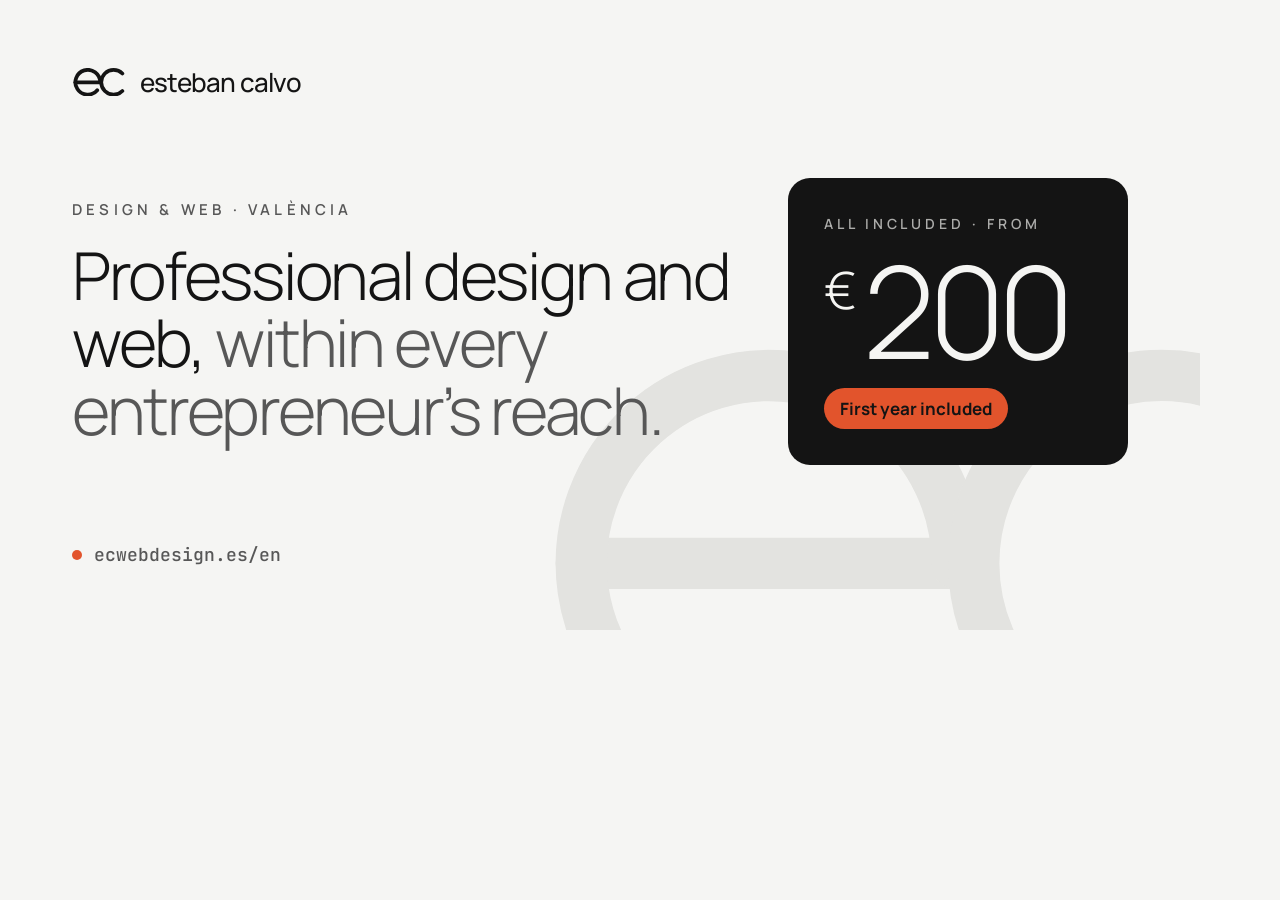
<file: assets/og/og-en.html>
<!doctype html>
<html lang="en">
<head>
  <meta charset="utf-8">
  <title>OG image · ecwebdesign</title>
  <!-- Plantilla para generar assets/img/og-image-en.jpg (1200×630). No se enlaza desde la web. -->
  <link href="https://fonts.googleapis.com/css2?family=Manrope:wght@300;500;600;700&family=JetBrains+Mono:wght@500&display=swap" rel="stylesheet">
  <link rel="stylesheet" href="../css/tokens.css">
  <style>
    * { box-sizing: border-box; margin: 0; }
    html, body { width: 1200px; height: 630px; overflow: hidden; }
    body { background: var(--ec-papel); color: var(--ec-tinta); font-family: var(--ec-sans); position: relative; }
    .mark { position: absolute; right: -150px; bottom: -150px; width: 820px; color: var(--ec-linea); }
    .in { position: relative; height: 100%; padding: 64px 72px; display: grid; grid-template-columns: 1fr 340px; grid-template-rows: auto 1fr auto; column-gap: 56px; }
    .logo { grid-column: 1 / -1; display: flex; align-items: center; gap: 14px; }
    .logo svg { width: 54px; }
    .logo span { font-size: 26px; font-weight: 500; letter-spacing: -.03em; }
    .copy { align-self: center; }
    .label { font-size: 15px; font-weight: 600; letter-spacing: .28em; text-transform: uppercase; color: var(--ec-piedra); }
    h1 { font-size: 66px; font-weight: 300; letter-spacing: -.035em; line-height: 1.02; margin-top: 22px; }
    h1 .soft { color: var(--ec-piedra); }
    .price { align-self: center; background: var(--ec-tinta); color: var(--ec-papel); border-radius: 22px; padding: 36px; display: grid; gap: 20px; }
    .price .label { color: var(--ec-niebla); font-size: 14px; }
    .amount { display: flex; align-items: flex-start; gap: 6px; font-size: 128px; font-weight: 300; letter-spacing: -.05em; line-height: .9; }
    .amount small { font-size: .4em; letter-spacing: 0; margin-top: .25em; }
    .badge { justify-self: start; background: var(--ec-senal); color: var(--ec-tinta); font-size: 17px; font-weight: 700; padding: 9px 16px; border-radius: 999px; }
    .url { grid-column: 1 / -1; font-family: var(--ec-mono); font-size: 18px; font-weight: 500; color: var(--ec-piedra); display: flex; align-items: center; gap: 12px; }
    .url::before { content: ""; width: 10px; height: 10px; border-radius: 50%; background: var(--ec-senal); }
  </style>
</head>
<body>
  <svg class="mark" viewBox="4 16 144 76" aria-hidden="true"><g fill="none" stroke="currentColor" stroke-width="9" stroke-linecap="round"><path d="M13 54H79"/><path d="M79 54A33 33 0 1 0 71.3 75.2"/><path d="M138.3 30.7A33 33 0 1 0 138.3 77.3"/></g></svg>
  <div class="in">
    <div class="logo">
      <svg viewBox="4 16 144 76" aria-hidden="true"><g fill="none" stroke="currentColor" stroke-width="10" stroke-linecap="round"><path d="M13 54H79"/><path d="M79 54A33 33 0 1 0 71.3 75.2"/><path d="M138.3 30.7A33 33 0 1 0 138.3 77.3"/></g></svg>
      <span>esteban calvo</span>
    </div>
    <div class="copy">
      <p class="label">Design &amp; web · València</p>
      <h1>Professional design and web, <span class="soft">within every entrepreneur’s reach.</span></h1>
    </div>
    <div class="price">
      <span class="label">All included · from</span>
      <div class="amount"><small>€</small>200</div>
      <span class="badge">First year included</span>
    </div>
    <div class="url">ecwebdesign.es/en</div>
  </div>
</body>
</html>
</file>
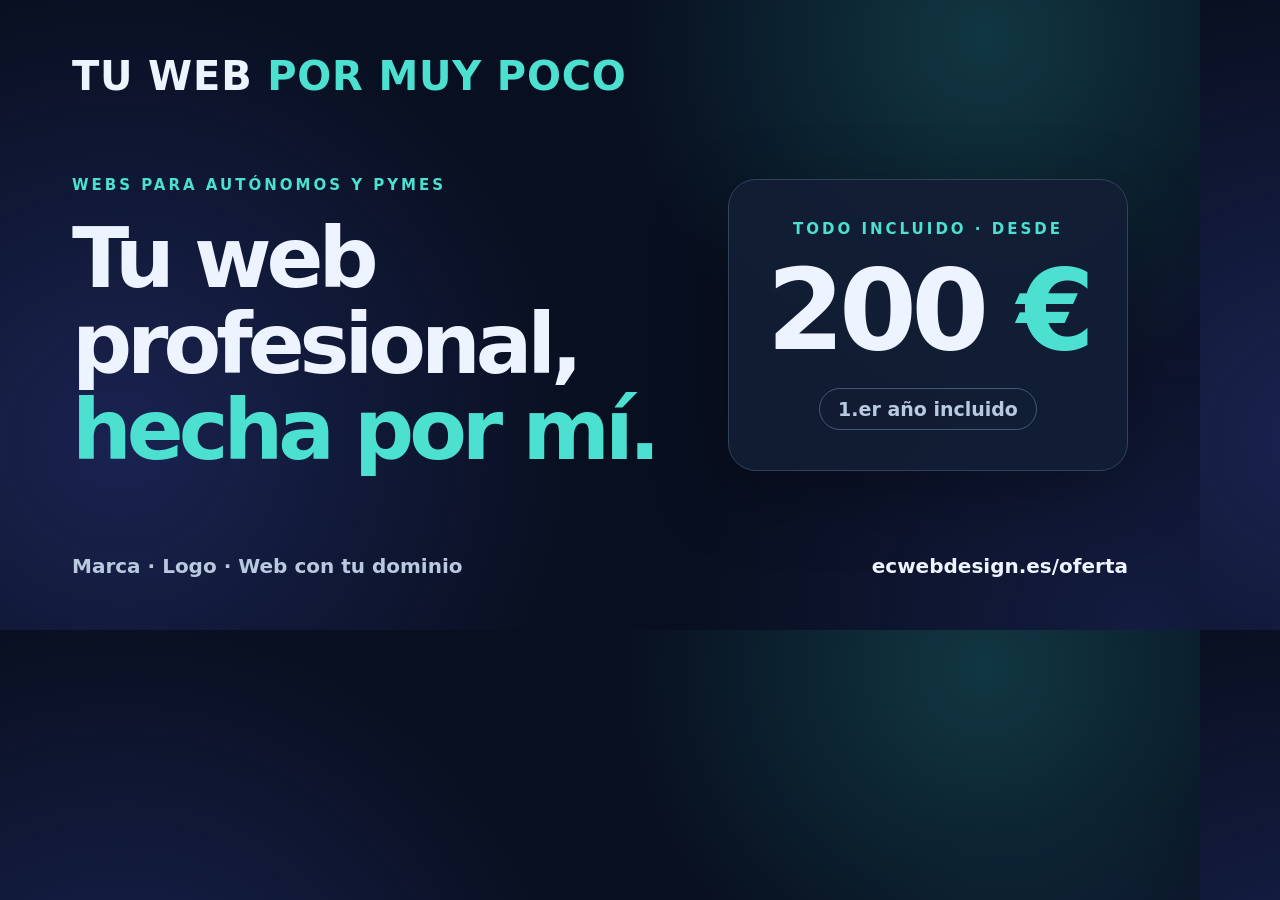
<file: assets/og/og-oferta.html>
<!doctype html>
<html lang="es">
<head>
  <meta charset="utf-8">
  <title>OG image · oferta</title>
  <!-- Plantilla para generar assets/img/og-image-oferta.jpg (1200×630). No se enlaza desde la web. -->
  <style>
    * { box-sizing: border-box; margin: 0; }
    html, body { width: 1200px; height: 630px; overflow: hidden; }
    body {
      font-family: Inter, ui-sans-serif, system-ui, sans-serif; color: #edf4ff;
      background: radial-gradient(circle at 82% 6%, rgba(51, 215, 202, .20), transparent 32%),
                  radial-gradient(circle at 10% 70%, rgba(91, 107, 255, .22), transparent 40%),
                  radial-gradient(circle at 95% 100%, rgba(91, 107, 255, .14), transparent 35%), #080f20;
    }
    .in { height: 100%; padding: 56px 72px 52px; display: grid; grid-template-columns: 1fr 400px; grid-template-rows: auto 1fr auto; column-gap: 56px; }
    .banner { grid-column: 1 / -1; font-size: 40px; font-weight: 900; letter-spacing: .02em; line-height: 1; }
    .banner span, .accent { color: #4ce0d1; }
    .copy { align-self: center; }
    .eyebrow { color: #4ce0d1; font-size: 15px; letter-spacing: .2em; text-transform: uppercase; font-weight: 800; }
    h2 { font-size: 84px; line-height: 1.02; letter-spacing: -.06em; font-weight: 700; margin-top: 22px; }
    .card { align-self: center; text-align: center; border: 1px solid #30435e; border-radius: 28px; padding: 40px 36px; background: rgba(18, 30, 53, .92); box-shadow: 0 24px 75px rgba(0,0,0,.3); }
    .price { white-space: nowrap; font-size: 112px; font-weight: 900; line-height: 1; letter-spacing: -.05em; margin-top: 16px; }
    .sub { display: inline-block; margin-top: 22px; padding: 9px 18px; border: 1px solid #415875; border-radius: 999px; color: #b9c9df; font-size: 19px; font-weight: 600; }
    .foot { grid-column: 1 / -1; display: flex; justify-content: space-between; align-items: center; color: #b9c9df; font-size: 20px; font-weight: 600; }
    .foot b { color: #edf4ff; font-weight: 700; }
  </style>
</head>
<body>
  <div class="in">
    <div class="banner">TU WEB <span>POR MUY POCO</span></div>
    <div class="copy">
      <p class="eyebrow">Webs para autónomos y pymes</p>
      <h2>Tu web profesional,<span class="accent"> hecha por mí.</span></h2>
    </div>
    <div class="card">
      <p class="eyebrow">Todo incluido · desde</p>
      <div class="price">200<span class="accent"> €</span></div>
      <div class="sub">1.er año incluido</div>
    </div>
    <div class="foot"><span>Marca · Logo · Web con tu dominio</span><b>ecwebdesign.es/oferta</b></div>
  </div>
</body>
</html>
</file>
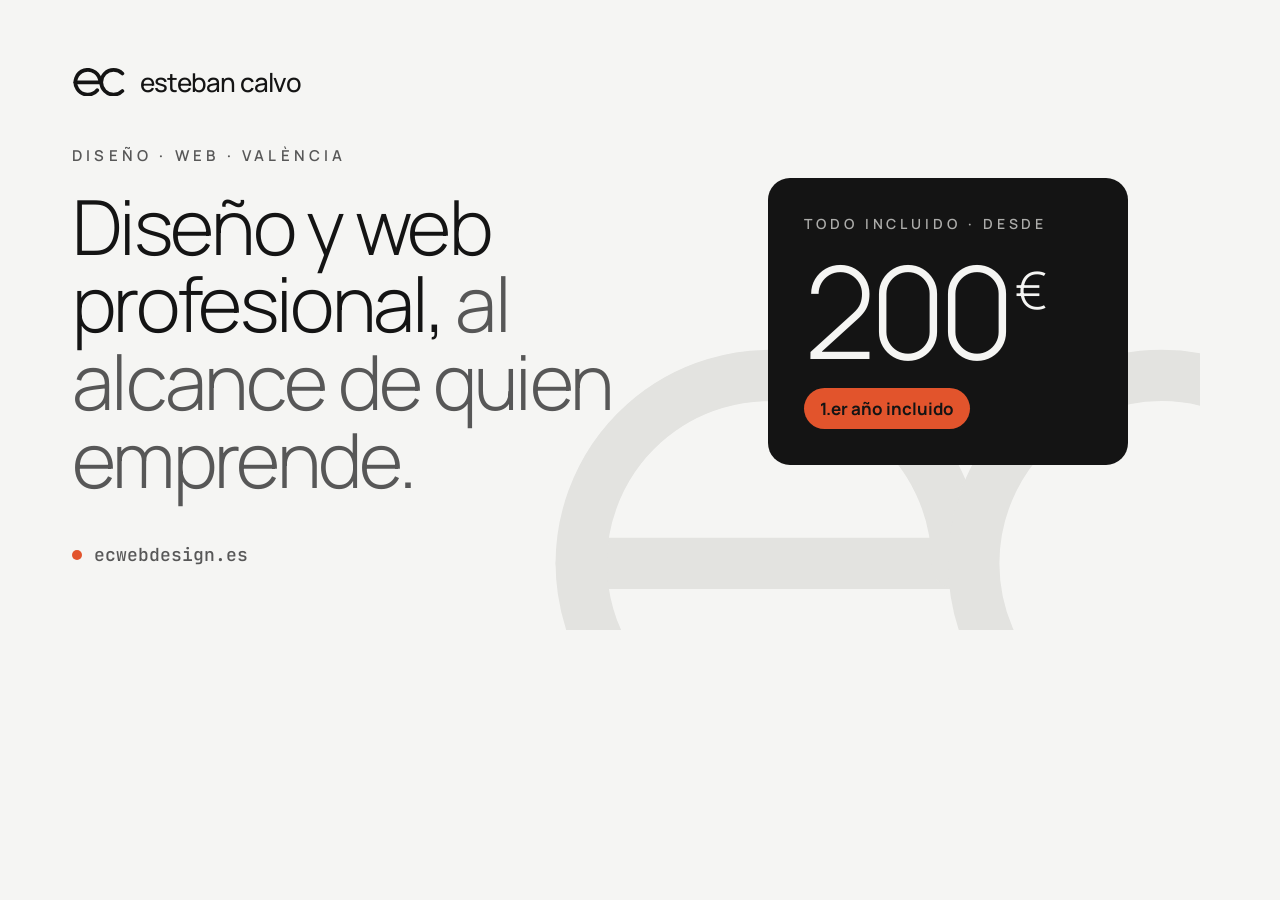
<file: assets/og/og.html>
<!doctype html>
<html lang="es">
<head>
  <meta charset="utf-8">
  <title>OG image · ecwebdesign</title>
  <!-- Plantilla para generar assets/img/og-image.jpg (1200×630). No se enlaza desde la web. -->
  <link href="https://fonts.googleapis.com/css2?family=Manrope:wght@300;500;600;700&family=JetBrains+Mono:wght@500&display=swap" rel="stylesheet">
  <link rel="stylesheet" href="../css/tokens.css">
  <style>
    * { box-sizing: border-box; margin: 0; }
    html, body { width: 1200px; height: 630px; overflow: hidden; }
    body { background: var(--ec-papel); color: var(--ec-tinta); font-family: var(--ec-sans); position: relative; }
    .mark { position: absolute; right: -150px; bottom: -150px; width: 820px; color: var(--ec-linea); }
    .in { position: relative; height: 100%; padding: 64px 72px; display: grid; grid-template-columns: 1fr 360px; grid-template-rows: auto 1fr auto; column-gap: 56px; }
    .logo { grid-column: 1 / -1; display: flex; align-items: center; gap: 14px; }
    .logo svg { width: 54px; }
    .logo span { font-size: 26px; font-weight: 500; letter-spacing: -.03em; }
    .copy { align-self: center; }
    .label { font-size: 15px; font-weight: 600; letter-spacing: .28em; text-transform: uppercase; color: var(--ec-piedra); }
    h1 { font-size: 76px; font-weight: 300; letter-spacing: -.035em; line-height: 1.02; margin-top: 22px; }
    h1 .soft { color: var(--ec-piedra); }
    .price { align-self: center; background: var(--ec-tinta); color: var(--ec-papel); border-radius: 22px; padding: 36px; display: grid; gap: 20px; }
    .price .label { color: var(--ec-niebla); font-size: 14px; }
    .amount { display: flex; align-items: flex-start; gap: 6px; font-size: 128px; font-weight: 300; letter-spacing: -.05em; line-height: .9; }
    .amount small { font-size: .4em; letter-spacing: 0; margin-top: .25em; }
    .badge { justify-self: start; background: var(--ec-senal); color: var(--ec-tinta); font-size: 17px; font-weight: 700; padding: 9px 16px; border-radius: 999px; }
    .url { grid-column: 1 / -1; font-family: var(--ec-mono); font-size: 18px; font-weight: 500; color: var(--ec-piedra); display: flex; align-items: center; gap: 12px; }
    .url::before { content: ""; width: 10px; height: 10px; border-radius: 50%; background: var(--ec-senal); }
  </style>
</head>
<body>
  <svg class="mark" viewBox="4 16 144 76" aria-hidden="true"><g fill="none" stroke="currentColor" stroke-width="9" stroke-linecap="round"><path d="M13 54H79"/><path d="M79 54A33 33 0 1 0 71.3 75.2"/><path d="M138.3 30.7A33 33 0 1 0 138.3 77.3"/></g></svg>
  <div class="in">
    <div class="logo">
      <svg viewBox="4 16 144 76" aria-hidden="true"><g fill="none" stroke="currentColor" stroke-width="10" stroke-linecap="round"><path d="M13 54H79"/><path d="M79 54A33 33 0 1 0 71.3 75.2"/><path d="M138.3 30.7A33 33 0 1 0 138.3 77.3"/></g></svg>
      <span>esteban calvo</span>
    </div>
    <div class="copy">
      <p class="label">Diseño · Web · València</p>
      <h1>Diseño y web profesional, <span class="soft">al alcance de quien emprende.</span></h1>
    </div>
    <div class="price">
      <span class="label">Todo incluido · desde</span>
      <div class="amount">200<small>€</small></div>
      <span class="badge">1.er año incluido</span>
    </div>
    <div class="url">ecwebdesign.es</div>
  </div>
</body>
</html>
</file>
<file: assets/css/tokens.css>
/* tokens.css · esteban calvo — sacados del Manual de identidad (ed. 01 · 2026) */
:root {
  /* color */
  --ec-tinta: #141414;
  --ec-grafito: #2A2A29;
  --ec-piedra: #575757;
  --ec-niebla: #ACACAA;
  --ec-linea: #E3E3E0;
  --ec-papel: #F5F5F3;
  --ec-blanco: #FFFFFF;
  --ec-senal: #E2542C;
  --ec-senal-texto: #B83D1A;
  --ec-whatsapp: #25D366;

  /* tipografía */
  --ec-sans: "Manrope", system-ui, "Segoe UI", Helvetica, Arial, sans-serif;
  --ec-mono: "JetBrains Mono", ui-monospace, "SFMono-Regular", Menlo, monospace;
  --fs-display: clamp(2.75rem, 7vw, 5.5rem);
  --fs-h2: clamp(2.25rem, 4vw, 3rem);
  --fs-h3: 1.375rem;
  --fs-body: 1.0625rem;
  --fs-label: .75rem;
  --fs-mono: .8125rem;

  /* espacio, forma y movimiento */
  --space: 8px;
  --radius-s: 8px;
  --radius-m: 16px;
  --radius-pill: 999px;
  --max-w: 1200px;
  --gutter: 24px;
  --pad-x: clamp(24px, 6vw, 80px);
  --section-y: clamp(88px, 12vw, 128px);
  --ease: cubic-bezier(.2, .7, .2, 1);
}
</file>
<file: assets/css/styles.css>
/* styles.css · esteban calvo · diseño y web */
*, *::before, *::after { box-sizing: border-box; }
html { scroll-behavior: smooth; -webkit-text-size-adjust: 100%; }
@media (prefers-reduced-motion: reduce) { html { scroll-behavior: auto; } * { transition: none !important; } }

body {
  margin: 0;
  background: var(--ec-papel);
  color: var(--ec-tinta);
  font-family: var(--ec-sans);
  font-size: var(--fs-body);
  line-height: 1.7;
  -webkit-font-smoothing: antialiased;
}
img, svg { display: block; max-width: 100%; }
a { color: inherit; }
h1, h2, h3, p { margin: 0; }
:focus-visible { outline: 2px solid var(--ec-senal); outline-offset: 2px; border-radius: 4px; }

.skip { position: absolute; left: -9999px; top: 8px; background: var(--ec-tinta); color: var(--ec-papel); padding: 10px 16px; border-radius: var(--radius-pill); z-index: 100; }
.skip:focus { left: 8px; }

.wrap { width: 100%; max-width: calc(var(--max-w) + 2 * var(--pad-x)); margin: 0 auto; padding: 0 var(--pad-x); }
.section { padding: var(--section-y) 0; }
.section--dark { background: var(--ec-tinta); color: var(--ec-papel); }
.section--white { background: var(--ec-blanco); }

/* ── texto ───────────────────────────── */
.label {
  font-size: var(--fs-label); font-weight: 600; letter-spacing: .28em; text-transform: uppercase;
  color: var(--ec-piedra);
}
.section--dark .label { color: var(--ec-niebla); }
.mono { font-family: var(--ec-mono); font-size: var(--fs-mono); }
.h2 { font-size: var(--fs-h2); font-weight: 300; letter-spacing: -.02em; line-height: 1.1; }
.h2 .soft { color: var(--ec-piedra); }
.section--dark .h2 .soft { color: var(--ec-niebla); }
.lead { font-size: 1.125rem; color: var(--ec-piedra); max-width: 34em; }
.section--dark .lead { color: var(--ec-niebla); }
.section-head { display: grid; gap: 20px; margin-bottom: clamp(40px, 6vw, 64px); }
.section-head--split { grid-template-columns: 1fr; align-items: end; }
@media (min-width: 900px) { .section-head--split { grid-template-columns: 1fr 1fr; gap: 64px; } }

/* ── logo ────────────────────────────── */
.logo { display: inline-flex; align-items: center; gap: 12px; text-decoration: none; color: inherit; white-space: nowrap; }
.logo svg { width: 44px; height: auto; }
.logo span { font-size: 1.1875rem; font-weight: 500; letter-spacing: -.03em; }

/* ── botones ─────────────────────────── */
.btn {
  display: inline-flex; align-items: center; justify-content: center; gap: 10px;
  min-height: 48px; padding: 0 24px; border-radius: var(--radius-pill);
  font: 600 .9375rem/1 var(--ec-sans); text-decoration: none; white-space: nowrap;
  border: 1.5px solid transparent; cursor: pointer;
  transition: background .2s var(--ease), color .2s var(--ease), border-color .2s var(--ease);
}
.btn svg { width: 18px; height: 18px; flex: none; }
.btn--primary { background: var(--ec-tinta); color: var(--ec-papel); }
.btn--primary:hover { background: var(--ec-grafito); }
.btn--ghost { border-color: var(--ec-tinta); color: var(--ec-tinta); }
.btn--ghost:hover { background: var(--ec-tinta); color: var(--ec-papel); }
.btn--light { background: var(--ec-papel); color: var(--ec-tinta); }
.btn--light:hover { background: var(--ec-linea); }
.btn--ghost-light { border-color: var(--ec-niebla); color: var(--ec-papel); }
.btn--ghost-light:hover { border-color: var(--ec-papel); }
.btn--wa { background: var(--ec-whatsapp); color: var(--ec-tinta); }
.btn--wa:hover { background: #1fbe5b; }
.btn--sm { min-height: 40px; padding: 0 18px; font-size: .875rem; }

.link {
  font-weight: 600; text-decoration: underline; text-decoration-color: var(--ec-senal);
  text-decoration-thickness: 2px; text-underline-offset: 5px;
}
.link:hover { color: var(--ec-senal-texto); }

/* ── cabecera ────────────────────────── */
.header {
  position: sticky; top: 0; z-index: 50;
  background: color-mix(in srgb, var(--ec-papel) 88%, transparent);
  backdrop-filter: saturate(1.2) blur(10px); -webkit-backdrop-filter: saturate(1.2) blur(10px);
  border-bottom: 1px solid transparent; transition: border-color .2s var(--ease);
}
.header.is-scrolled { border-bottom-color: var(--ec-linea); }
.header__in { display: flex; align-items: center; gap: 24px; min-height: 76px; }
.nav { display: none; margin-left: auto; gap: 28px; }
.nav a { font-size: .9375rem; font-weight: 500; text-decoration: none; }
.nav a:hover { color: var(--ec-senal-texto); }
.lang { display: inline-flex; border: 1px solid var(--ec-linea); border-radius: var(--radius-pill); padding: 3px; margin-left: auto; }
.lang a, .lang span { font-size: .75rem; font-weight: 600; padding: 6px 10px; border-radius: var(--radius-pill); text-decoration: none; color: var(--ec-piedra); }
.lang [aria-current] { background: var(--ec-tinta); color: var(--ec-papel); }
.header .btn { display: none; }
.menu-btn {
  width: 44px; height: 44px; border-radius: var(--radius-pill); border: 1px solid var(--ec-linea);
  background: transparent; display: inline-flex; align-items: center; justify-content: center; cursor: pointer; color: var(--ec-tinta);
}
.menu-btn svg { width: 20px; height: 20px; }
.mobile-nav { display: none; border-top: 1px solid var(--ec-linea); padding-top: 8px; padding-bottom: 24px; }
.mobile-nav.is-open { display: block; }
.mobile-nav a { display: block; padding: 14px 0; font-size: 1.25rem; font-weight: 500; text-decoration: none; border-bottom: 1px solid var(--ec-linea); }
.mobile-nav .btn { margin-top: 20px; width: 100%; font-size: 1rem; border-bottom: 0; }
@media (min-width: 960px) {
  .nav { display: flex; }
  .lang { margin-left: 0; }
  .header .btn { display: inline-flex; }
  .menu-btn, .mobile-nav, .mobile-nav.is-open { display: none; }
}

/* ── hero ────────────────────────────── */
.hero { position: relative; overflow: hidden; padding: clamp(56px, 9vw, 112px) 0 clamp(72px, 10vw, 128px); }
.hero__mark {
  position: absolute; right: -12%; bottom: -18%; width: min(70vw, 860px);
  color: var(--ec-linea); pointer-events: none; z-index: 0;
}
.hero__grid { position: relative; z-index: 1; display: grid; gap: 48px; align-items: end; }
@media (min-width: 960px) { .hero__grid { grid-template-columns: 1.45fr 1fr; gap: 64px; } }
.hero__title { font-size: var(--fs-display); font-weight: 300; letter-spacing: -.035em; line-height: 1.02; margin: 24px 0 28px; }
.hero__title .soft { color: var(--ec-piedra); }
.hero__actions { display: flex; flex-wrap: wrap; gap: 12px; margin-top: 36px; }

.price {
  background: var(--ec-tinta); color: var(--ec-papel); border-radius: var(--radius-m);
  padding: 32px; display: grid; gap: 18px; max-width: 420px;
}
.price__amount { display: flex; align-items: flex-start; gap: 6px; font-size: clamp(4.5rem, 10vw, 6.5rem); font-weight: 300; letter-spacing: -.05em; line-height: .9; }
.price__amount small { font-size: .4em; letter-spacing: 0; margin-top: .25em; }
.price__from { font-size: .75rem; font-weight: 400; letter-spacing: .02em; color: var(--ec-niebla); opacity: .7; margin: -12px 0 -16px; }
.price__badge { justify-self: start; background: var(--ec-senal); color: var(--ec-tinta); font-size: .875rem; font-weight: 700; letter-spacing: 0; padding: 8px 14px; border-radius: var(--radius-pill); }
.price p { color: var(--ec-niebla); font-size: .9375rem; line-height: 1.6; }
.price .label { color: var(--ec-niebla); }

/* ── para quién ──────────────────────── */
.chips { display: flex; flex-wrap: wrap; gap: 10px; }
.chip { border: 1px solid var(--ec-linea); background: var(--ec-blanco); border-radius: var(--radius-pill); padding: 10px 18px; font-size: 1rem; font-weight: 500; }
.chip--muted { background: transparent; color: var(--ec-piedra); border-style: dashed; border-color: var(--ec-niebla); }

/* ── qué incluye ─────────────────────── */
.features { display: grid; grid-template-columns: 1fr; border-top: 1px solid var(--ec-tinta); }
@media (min-width: 640px) { .features { grid-template-columns: repeat(2, minmax(0, 1fr)); } }
@media (min-width: 1024px) { .features { grid-template-columns: repeat(4, minmax(0, 1fr)); } }
.feature { padding: 28px 24px 32px 0; border-bottom: 1px solid var(--ec-linea); display: grid; gap: 10px; align-content: start; }
.feature .mono { color: var(--ec-piedra); }
.feature h3 { font-size: var(--fs-h3); font-weight: 500; letter-spacing: -.01em; line-height: 1.25; }
.feature p { color: var(--ec-piedra); font-size: .9375rem; line-height: 1.6; }

/* ── cómo funciona ───────────────────── */
.steps { list-style: none; margin: 0; padding: 0; display: grid; gap: 16px; counter-reset: step; }
@media (min-width: 720px) { .steps { grid-template-columns: repeat(2, minmax(0, 1fr)); } }
@media (min-width: 1024px) { .steps { grid-template-columns: repeat(4, minmax(0, 1fr)); } }
.step { border: 1px solid var(--ec-grafito); border-radius: var(--radius-m); padding: 28px; display: grid; gap: 12px; align-content: start; min-height: 220px; }
.step__n { font-family: var(--ec-mono); font-size: var(--fs-mono); color: var(--ec-niebla); }
.step h3 { font-size: 1.75rem; font-weight: 300; letter-spacing: -.02em; margin-top: auto; padding-top: 40px; }
.step p { color: var(--ec-niebla); font-size: .9375rem; line-height: 1.6; }
.step:last-child { background: var(--ec-papel); color: var(--ec-tinta); border-color: var(--ec-papel); }
.step:last-child p, .step:last-child .step__n { color: var(--ec-piedra); }

/* ── trabajos ────────────────────────── */
.works { display: grid; gap: 20px; }
@media (min-width: 720px) { .works { grid-template-columns: repeat(2, minmax(0, 1fr)); } }
.work {
  display: flex; flex-direction: column; background: var(--ec-blanco); border: 1px solid var(--ec-linea);
  border-radius: var(--radius-m); overflow: hidden; text-decoration: none; color: inherit;
  transition: border-color .2s var(--ease), transform .3s var(--ease);
}
.work:hover { border-color: var(--ec-tinta); }
.work:hover .work__go { color: var(--ec-senal-texto); }
.work__media { aspect-ratio: 16 / 9; background: var(--ec-linea); overflow: hidden; border-bottom: 1px solid var(--ec-linea); }
.work__media img { width: 100%; height: 100%; object-fit: cover; object-position: top; transition: transform .6s var(--ease); }
.work:hover .work__media img { transform: scale(1.02); }
.work__body { display: flex; justify-content: space-between; align-items: flex-end; gap: 16px; padding: 22px 24px 24px; }
.work__body h3 { font-size: var(--fs-h3); font-weight: 500; letter-spacing: -.01em; }
.work__body p { color: var(--ec-piedra); font-size: .9375rem; line-height: 1.55; margin-top: 4px; }
.work__go { font-family: var(--ec-mono); font-size: var(--fs-mono); white-space: nowrap; color: var(--ec-piedra); }

.note {
  margin-top: 40px; display: grid; gap: 8px; padding: 28px; border-radius: var(--radius-m);
  border: 1px dashed var(--ec-niebla);
}
@media (min-width: 900px) { .note { grid-template-columns: 220px 1fr; gap: 32px; align-items: baseline; } }
.note p { color: var(--ec-piedra); }
.note strong { color: var(--ec-tinta); font-weight: 600; }

/* ── contacto ────────────────────────── */
.contact { position: relative; overflow: hidden; }
.contact__mark { position: absolute; left: -22%; bottom: -30%; width: min(80vw, 900px); color: #1F1F1E; pointer-events: none; }
.contact__grid { position: relative; display: grid; gap: 56px; }
@media (min-width: 960px) { .contact__grid { grid-template-columns: 1fr 1fr; gap: 80px; align-items: end; } }
.contact__title { font-size: clamp(3rem, 8vw, 5.5rem); font-weight: 300; letter-spacing: -.035em; line-height: 1; margin: 20px 0 24px; }
.contact__list { display: grid; border-top: 1px solid var(--ec-grafito); }
.contact__row {
  display: grid; grid-template-columns: 1fr auto; align-items: center; gap: 16px; padding: 22px 0;
  border-bottom: 1px solid var(--ec-grafito); text-decoration: none; color: var(--ec-papel);
}
.contact__row .label { display: block; margin-bottom: 4px; }
.contact__row strong { font-size: clamp(1.125rem, 2.4vw, 1.5rem); font-weight: 400; word-break: break-word; }
.contact__row:hover strong { color: var(--ec-niebla); }
.contact__arrow { width: 48px; height: 48px; border-radius: var(--radius-pill); border: 1px solid var(--ec-piedra); display: inline-flex; align-items: center; justify-content: center; transition: background .2s var(--ease); }
.contact__row:hover .contact__arrow { background: var(--ec-papel); color: var(--ec-tinta); }
.contact__arrow svg { width: 18px; height: 18px; }

/* ── pie ─────────────────────────────── */
.footer { background: var(--ec-tinta); color: var(--ec-niebla); border-top: 1px solid var(--ec-grafito); padding: 32px 0; font-size: .875rem; }
.footer__in { display: flex; flex-wrap: wrap; align-items: center; gap: 16px 32px; }
.footer .logo { color: var(--ec-papel); }
.footer .logo svg { width: 36px; }
.footer .logo span { font-size: 1rem; }
.footer nav { display: flex; gap: 24px; margin-left: auto; flex-wrap: wrap; }
.footer a { text-decoration: none; }
.footer a:hover { color: var(--ec-papel); }

/* ── whatsapp flotante ───────────────── */
.wa-float {
  position: fixed; right: 20px; bottom: 20px; z-index: 60;
  width: 56px; height: 56px; border-radius: var(--radius-pill); background: var(--ec-whatsapp); color: #fff;
  display: inline-flex; align-items: center; justify-content: center; box-shadow: 0 6px 20px rgba(20, 20, 20, .18);
}
.wa-float svg { width: 30px; height: 30px; display: block; flex-shrink: 0; }

/* ── aparición suave ─────────────────── */
.reveal { opacity: 0; transform: translateY(16px); transition: opacity .7s var(--ease), transform .7s var(--ease); }
.reveal.is-in { opacity: 1; transform: none; }
@media (prefers-reduced-motion: reduce) { .reveal { opacity: 1; transform: none; } }
.no-js .reveal { opacity: 1; transform: none; }
</file>
